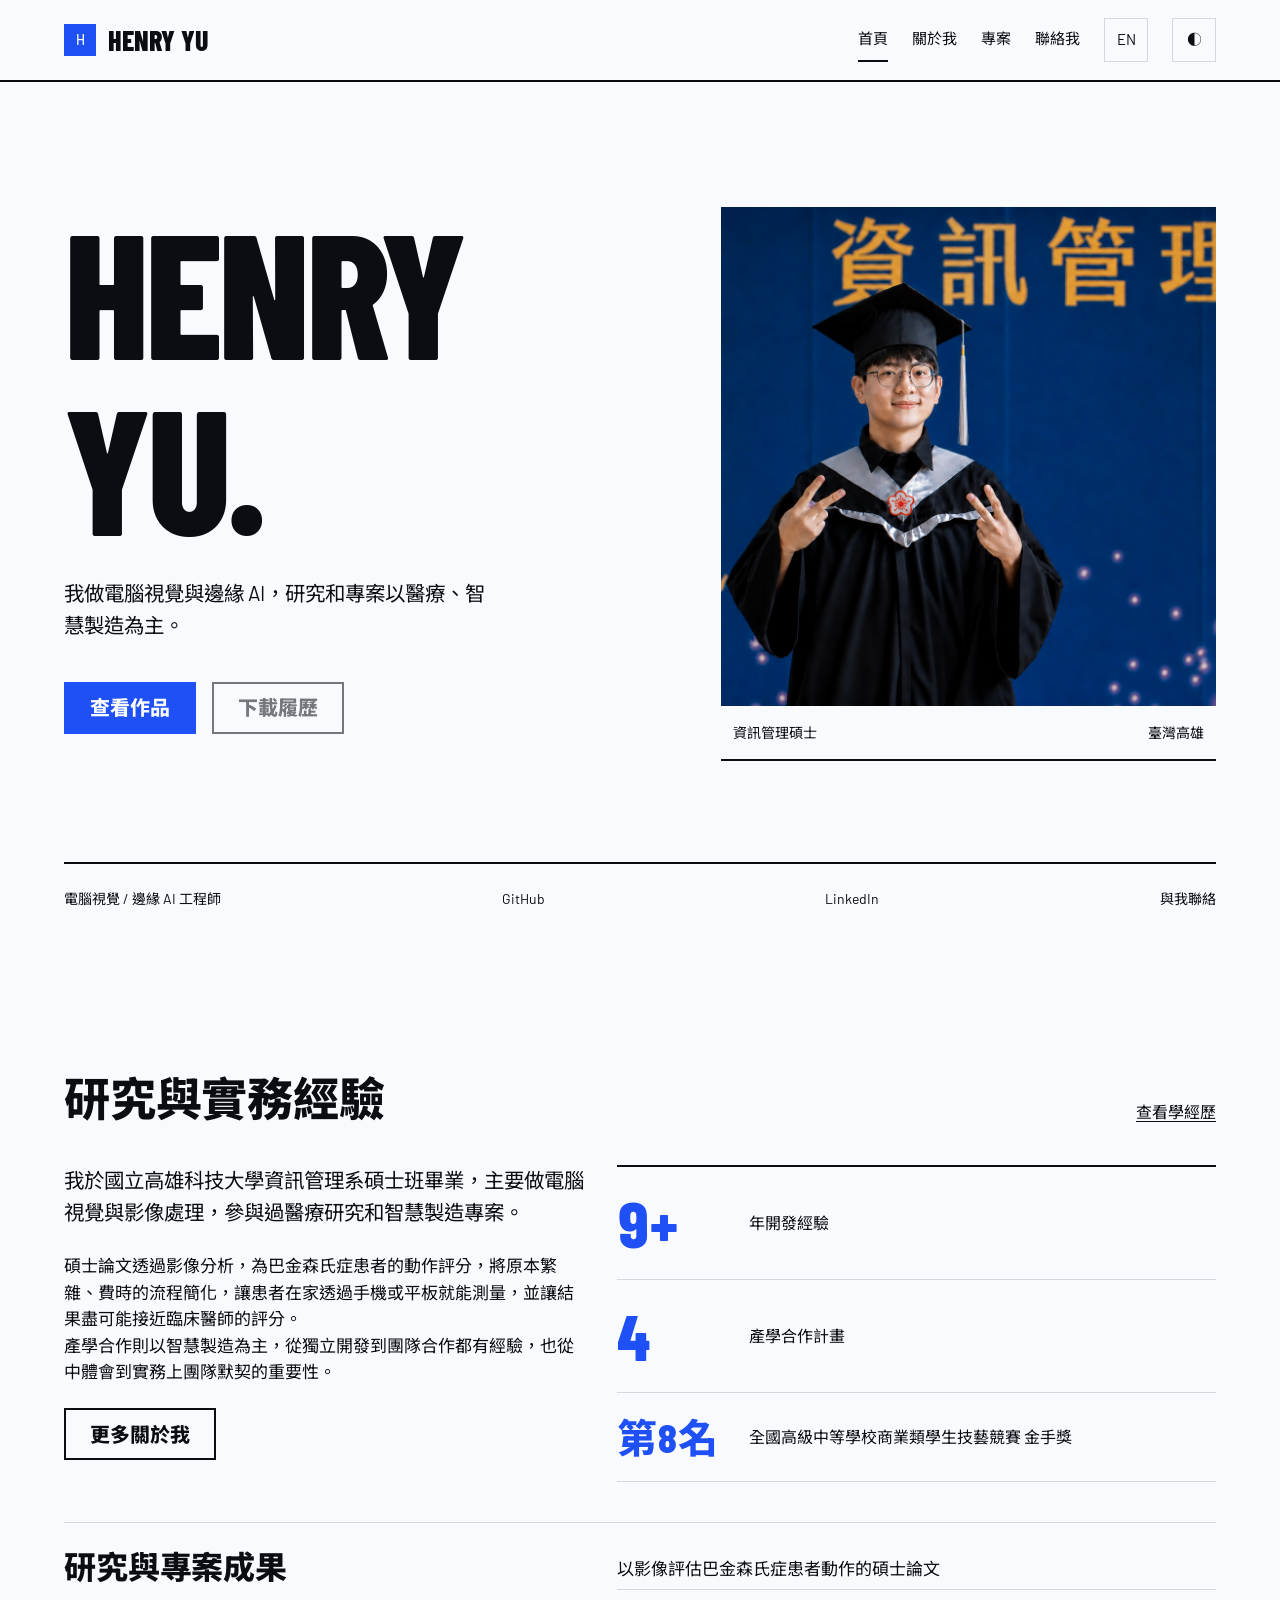
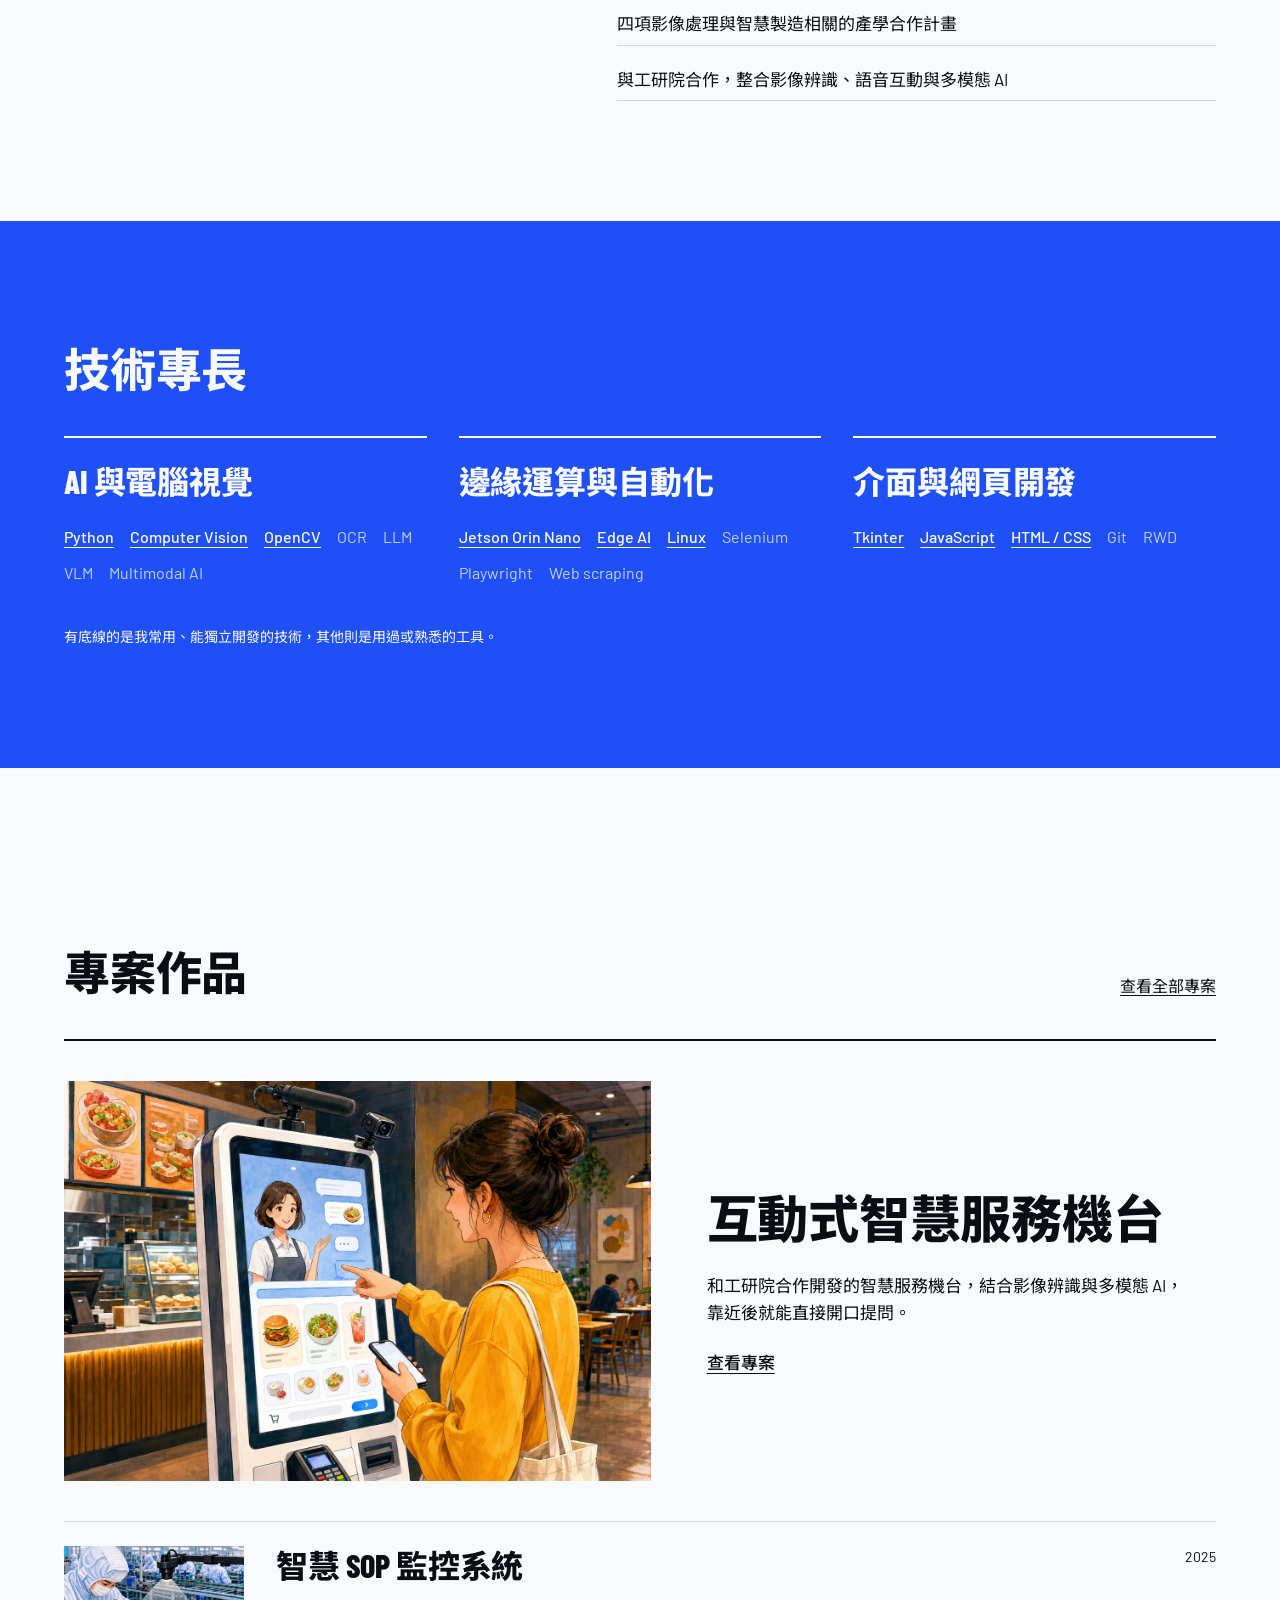
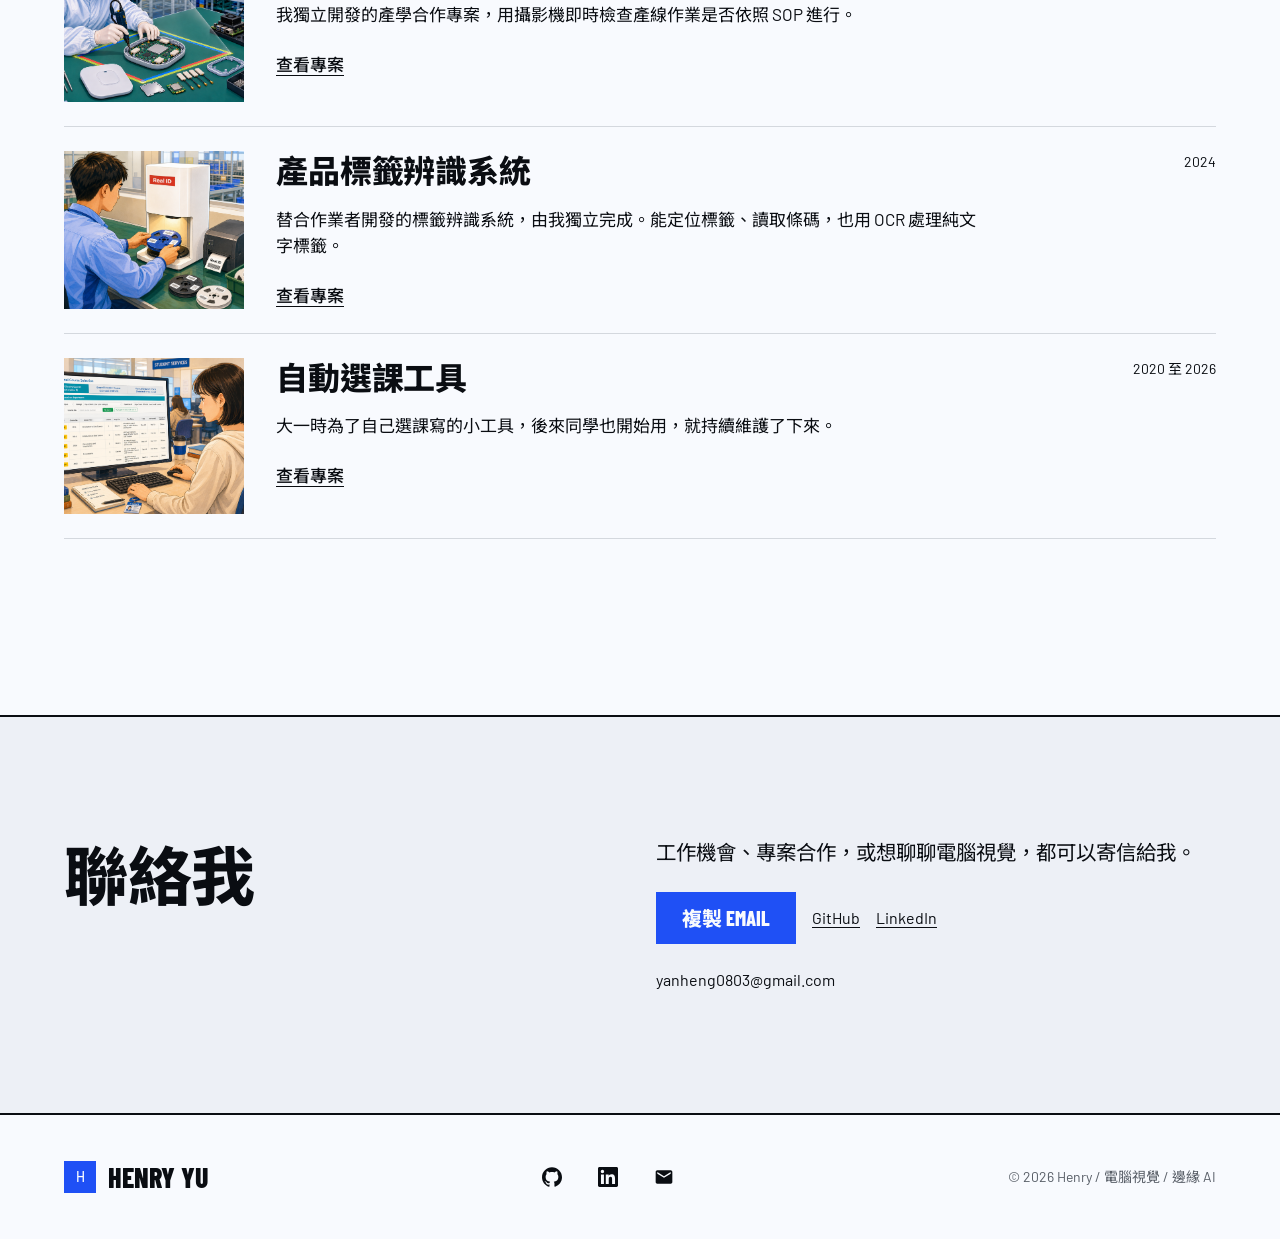
<file: index.html>
<!DOCTYPE html>
<html lang="zh-Hant" data-theme="light"><head>
<meta charset="UTF-8">
<script>
(function () {
  var root = document.documentElement;
  var theme = window.matchMedia && window.matchMedia("(prefers-color-scheme: dark)").matches ? "dark" : "light";
  var themeSource = "system";
  var language = "zh";
  try {
    var saved = localStorage.getItem("pf-theme");
    if (saved === "dark" || saved === "light") {
      theme = saved;
      themeSource = "user";
    }
    var savedLanguage = localStorage.getItem("pf-lang");
    if (savedLanguage === "en" || savedLanguage === "zh") language = savedLanguage;
  } catch (_) {}
  root.setAttribute("data-theme", theme);
  root.setAttribute("data-theme-source", themeSource);
  root.style.colorScheme = theme;
  var markupLanguage = root.lang === "en" ? "en" : "zh";
  if (markupLanguage !== language) root.setAttribute("data-language-pending", "");
  root.lang = language === "en" ? "en" : "zh-Hant";
})();
</script>
<style id="theme-paint">
:root { --color-paper: oklch(98.5% 0.005 260); }
html[data-theme="dark"] { --color-paper: oklch(17% .014 260); }
html { background: var(--color-paper); }
/* Only show a restored language after its text and dynamic content agree. */
html[data-language-pending] body { visibility: hidden; }
</style>
<meta name="viewport" content="width=device-width, initial-scale=1.0">
<meta name="description" content="Henry Yu 的個人履歷與專案作品。專注電腦視覺、Edge AI、醫療影像研究與智慧製造。">
<title>Henry Yu | Computer Vision &amp; Edge AI</title>
<link rel="preconnect" href="https://fonts.googleapis.com">
<link rel="preconnect" href="https://fonts.gstatic.com" crossorigin="">
<link href="https://fonts.googleapis.com/css2?family=Barlow+Condensed:wght@800&amp;family=Barlow:wght@400;500&amp;family=Noto+Sans+TC:wght@400;500;800&amp;display=swap" rel="stylesheet">
<link rel="stylesheet" href="assets/css/style.css">

<noscript><style>.icon-btn,#filters,#mailbtn{display:none}.nav-links{display:flex;position:static;border:0;padding:0;flex-direction:row;flex-wrap:wrap}.nav-in{flex-wrap:wrap}</style></noscript>
</head>
<body data-page="home">
<a class="skip-link" href="#main-content" data-en="Skip to content" data-zh="跳至主要內容">跳至主要內容</a>
<div class="bg-fx"></div>
<div class="progress" id="progress" style="width: 0%;"></div>

<div id="site-nav"><nav class="nav"><div class="nav-in"><a href="index.html" class="logo" aria-label="Henry Yu home"><span class="mk">H</span>Henry Yu</a><div class="nav-right"><div class="nav-links" id="nav-links"><a href="index.html" class="active" aria-current="page" data-en="Home" data-zh="首頁">首頁</a><a href="about.html" data-en="About" data-zh="關於我">關於我</a><a href="projects.html" data-en="Projects" data-zh="專案">專案</a><a href="index.html#contact" data-en="Contact" data-zh="聯絡我">聯絡我</a></div><button type="button" class="icon-btn" id="lang" aria-label="切換語言 / language" title="Switch to English">EN</button><button type="button" class="icon-btn" id="theme" aria-label="切換主題 / theme" title="亮/暗" aria-pressed="false">◐</button><button type="button" class="icon-btn burger" id="burger" aria-controls="nav-links" aria-label="選單 / menu" aria-expanded="false"><svg width="20" height="20" viewBox="0 0 24 24" fill="none" stroke="currentColor" stroke-width="1.7" aria-hidden="true"><path d="M4 6h16M4 12h16M4 18h16"></path></svg></button></div></div></nav></div>
<main id="main-content">

<!-- ===== HERO（CV 框景雜誌版） ===== -->
<header class="hero" id="home">
  <div class="wrap">
    <div class="hero-frame">
      <div class="hero-main">
        <h1 aria-label="Henry Yu"><span>Henry</span><span>Yu.</span></h1>
        <p class="tag" data-en="Computer vision and Edge AI, built for the real world." data-zh="我做電腦視覺與邊緣 AI，研究和專案以醫療、智慧製造為主。">我做電腦視覺與邊緣 AI，研究和專案以醫療、智慧製造為主。</p>
        <div class="hero-btns">
          <a href="projects.html" class="btn btn-primary" data-en="Explore my work" data-zh="查看作品">查看作品</a>
          <a href="#" class="btn btn-ghost" data-href="resume" target="_blank" rel="noopener" data-en="Download CV" data-zh="下載履歷" aria-disabled="true" title="履歷 PDF 尚未提供，請先聯絡我">下載履歷</a>
        </div>
        <p class="resume-note" id="resume-status" aria-live="polite"></p>
      </div>
      <figure class="hero-photo">
        <img class="hero-portrait" src="assets/img/me.png" width="1536" height="1024" alt="Henry Yu in his graduation gown" fetchpriority="high">
        <figcaption class="photo-cap"><span data-en="M.S., Information Management" data-zh="資訊管理碩士">資訊管理碩士</span><span data-bind="location">臺灣高雄</span></figcaption>
      </figure>
    </div>
    <div class="hero-index">
      <span class="hero-role" data-bind="role">電腦視覺 / 邊緣 AI 工程師</span>
      <a href="https://github.com/yuyan2123" data-href="github" target="_blank" rel="noopener">GitHub</a>
      <a href="https://www.linkedin.com/in/yuyan2123/" data-href="linkedin" target="_blank" rel="noopener">LinkedIn</a>
      <a href="#contact" data-en="Get in touch" data-zh="與我聯絡">與我聯絡</a>
    </div>
  </div>
</header>

<section class="wrap section-space" id="about-teaser">
<div class="section-heading"><h2 data-en="Research meets reality" data-zh="研究與實務經驗">研究與實務經驗</h2><a href="about.html" data-en="Read my story" data-zh="查看學經歷">查看學經歷</a></div>
<div class="profile-layout"><article class="profile-copy">

      <p class="big" data-en="I graduated with a master's degree in Information Management from National Kaohsiung University of Science and Technology. My main focus is computer vision and image processing, with experience in healthcare research and smart manufacturing projects." data-zh="我於國立高雄科技大學資訊管理系碩士班畢業，主要做電腦視覺與影像處理，參與過醫療研究和智慧製造專案。">我於國立高雄科技大學資訊管理系碩士班畢業，主要做電腦視覺與影像處理，參與過醫療研究和智慧製造專案。</p>
      <p data-en="My master's thesis used image analysis to score movements in people with Parkinson's disease. It simplified a complicated, time-consuming assessment so patients could complete it at home with a phone or tablet, while aiming for scores as close as possible to those given by clinicians." data-zh="碩士論文透過影像分析，為巴金森氏症患者的動作評分，將原本繁雜、費時的流程簡化，讓患者在家透過手機或平板就能測量，並讓結果盡可能接近臨床醫師的評分。">碩士論文透過影像分析，為巴金森氏症患者的動作評分，將原本繁雜、費時的流程簡化，讓患者在家透過手機或平板就能測量，並讓結果盡可能接近臨床醫師的評分。</p>
      <p data-en="My industry-academia projects mainly focused on smart manufacturing. I've worked both independently and as part of a team, and learned how much it matters for teammates to work in sync in practice." data-zh="產學合作則以智慧製造為主，從獨立開發到團隊合作都有經驗，也從中體會到實務上團隊默契的重要性。">產學合作則以智慧製造為主，從獨立開發到團隊合作都有經驗，也從中體會到實務上團隊默契的重要性。</p>
      <div class="more"><a class="btn btn-ghost" href="about.html" data-en="Read full bio" data-zh="更多關於我">更多關於我</a></div>
    </article><div class="profile-facts" id="stats"><article class="cell c-stat" data-reveal=""><span class="num">9+</span><span class="k">年開發經驗</span></article><article class="cell c-stat" data-reveal=""><span class="num">4</span><span class="k">產學合作計畫</span></article><article class="cell c-stat" data-reveal=""><span class="num rank">第8名</span><span class="k">全國高級中等學校商業類學生技藝競賽 <span style="white-space:nowrap">金手獎</span></span></article></div></div>
<aside class="current-note">

      <h3 data-en="Research and project outcomes" data-zh="研究與專案成果">研究與專案成果</h3>
      <ul>
        <li><span class="mn">›</span> <span data-en="Thesis on camera-based Parkinson’s movement assessment" data-zh="以影像評估巴金森氏症患者動作的碩士論文">以影像評估巴金森氏症患者動作的碩士論文</span></li>
        <li><span class="mn">›</span> <span data-en="Four industry-academia projects in vision and smart manufacturing" data-zh="四項影像處理與智慧製造相關的產學合作計畫">四項影像處理與智慧製造相關的產學合作計畫</span></li>
        <li><span class="mn">›</span> <span data-en="Integrated vision, voice and multimodal AI in an ITRI collaboration" data-zh="與工研院合作，整合影像辨識、語音互動與多模態 AI">與工研院合作，整合影像辨識、語音互動與多模態 AI</span></li>
      </ul>
    </aside>
</section>
<section class="skills-band" id="skills-sec"><div class="wrap">
<div class="section-heading"><h2 data-en="Tools I work with" data-zh="技術專長">技術專長</h2></div>
<div class="skill-bento" id="skills"><article class="scard"><h3>AI 與電腦視覺</h3><div class="pills"><span class="pill core">Python</span><span class="pill core">Computer Vision</span><span class="pill core">OpenCV</span><span class="pill">OCR</span><span class="pill">LLM</span><span class="pill">VLM</span><span class="pill">Multimodal AI</span></div></article><article class="scard"><h3>邊緣運算與自動化</h3><div class="pills"><span class="pill core">Jetson Orin Nano</span><span class="pill core">Edge AI</span><span class="pill core">Linux</span><span class="pill">Selenium</span><span class="pill">Playwright</span><span class="pill">Web scraping</span></div></article><article class="scard"><h3>介面與網頁開發</h3><div class="pills"><span class="pill core">Tkinter</span><span class="pill core">JavaScript</span><span class="pill core"><abbr title="HyperText Markup Language and Cascading Style Sheets">HTML / CSS</abbr></span><span class="pill">Git</span><span class="pill">RWD</span></div></article></div>
<p class="skill-note" data-en="Underlined skills are my core tools. The rest are tools I have used and can build on." data-zh="有底線的是我常用、能獨立開發的技術，其他則是用過或熟悉的工具。">有底線的是我常用、能獨立開發的技術，其他則是用過或熟悉的工具。</p>
</div></section>
<section class="wrap work-section" id="work">
<div class="section-heading"><h2 data-en="Work in the real world" data-zh="專案作品">專案作品</h2><a href="projects.html" data-en="View all projects" data-zh="查看全部專案">查看全部專案</a></div>
<div id="featured-grid"><a class="featured spot" href="project.html?id=itri-smart-kiosk"><div class="cover has-img" style="background-image:url('assets/img/itri-smart-kiosk.png');background-position:center top"></div><div class="body"><span class="ribbon">精選專案</span><h3>互動式智慧服務機台</h3><p>和工研院合作開發的智慧服務機台，結合影像辨識與多模態 AI，靠近後就能直接開口提問。</p><div class="ptags"><span>多模態 AI</span><span>電腦視覺</span><span>語音互動</span><span>邊緣 AI</span><span>產學合作</span></div><span class="plink">查看專案</span></div></a><div class="proj-grid"><a class="pcard spot" href="project.html?id=smart-sop" data-tags="Computer Vision|Edge AI|Smart manufacturing|Industry collaboration"><div class="pcover has-img" style="background-image:url('assets/img/smart-sop.png');background-position:center top"></div><div class="pbody"><div class="ptop"><h3>智慧 SOP 監控系統</h3><span class="year">2025</span></div><p>我獨立開發的產學合作專案，用攝影機即時檢查產線作業是否依照 SOP 進行。</p><div class="ptags"><span>電腦視覺</span><span>邊緣 AI</span><span>智慧製造</span><span>產學合作</span></div><span class="plink">查看專案</span></div></a><a class="pcard spot" href="project.html?id=label-inspection" data-tags="Computer Vision|Barcode recognition|Smart manufacturing|Industry collaboration"><div class="pcover has-img" style="background-image:url('assets/img/label-inspection.png')"></div><div class="pbody"><div class="ptop"><h3>產品標籤辨識系統</h3><span class="year">2024</span></div><p>替合作業者開發的標籤辨識系統，由我獨立完成。能定位標籤、讀取條碼，也用 OCR 處理純文字標籤。</p><div class="ptags"><span>電腦視覺</span><span>條碼辨識</span><span>智慧製造</span><span>產學合作</span></div><span class="plink">查看專案</span></div></a><a class="pcard spot" href="project.html?id=course-grabber" data-tags="Automation|Web scraping|Python|Side project"><div class="pcover has-img" style="background-image:url('assets/img/course-grabber.png')"></div><div class="pbody"><div class="ptop"><h3>自動選課工具</h3><span class="year">2020 至 2026</span></div><p>大一時為了自己選課寫的小工具，後來同學也開始用，就持續維護了下來。</p><div class="ptags"><span>自動化</span><span>網頁爬蟲</span><span>Python</span><span>個人專案</span></div><span class="plink">查看專案</span></div></a></div></div>
</section>
<section class="contact" id="contact"><div class="wrap"><div class="inner">
<h2 data-en="Let’s talk." data-zh="聯絡我">聯絡我</h2>
<div class="contact-body"><p data-en="For roles, collaborations, or a conversation about computer vision." data-zh="工作機會、專案合作，或想聊聊電腦視覺，都可以寄信給我。">工作機會、專案合作，或想聊聊電腦視覺，都可以寄信給我。</p>
<div class="cbtns"><a class="btn btn-primary" id="mailbtn" href="mailto:yanheng0803@gmail.com" data-href="email" data-en="Copy email" data-zh="複製 Email">複製 Email</a><a href="https://github.com/yuyan2123" data-href="github" target="_blank" rel="noopener">GitHub</a><a href="https://www.linkedin.com/in/yuyan2123/" data-href="linkedin" target="_blank" rel="noopener">LinkedIn</a></div>
<p class="copy" id="copyhint" data-bind="email" aria-live="polite">yanheng0803@gmail.com</p></div>
</div></div></section>
</main>
<div id="site-foot"><footer class="site-foot"><div class="wrap foot-in"><a href="index.html" class="logo" aria-label="Henry Yu home"><span class="mk">H</span>Henry Yu</a><div class="socials"><a href="https://github.com/yuyan2123" title="GitHub" aria-label="GitHub" target="_blank" rel="noopener"><svg viewBox="0 0 24 24" fill="currentColor" aria-hidden="true"><path d="M12 .297c-6.63 0-12 5.373-12 12 0 5.303 3.438 9.8 8.205 11.385.6.113.82-.258.82-.577 0-.285-.01-1.04-.015-2.04-3.338.724-4.042-1.61-4.042-1.61C4.422 18.07 3.633 17.7 3.633 17.7c-1.087-.744.084-.729.084-.729 1.205.084 1.838 1.236 1.838 1.236 1.07 1.835 2.809 1.305 3.495.998.108-.776.417-1.305.76-1.605-2.665-.3-5.466-1.332-5.466-5.93 0-1.31.465-2.38 1.235-3.22-.135-.303-.54-1.523.105-3.176 0 0 1.005-.322 3.3 1.23.96-.267 1.98-.399 3-.405 1.02.006 2.04.138 3 .405 2.28-1.552 3.285-1.23 3.285-1.23.645 1.653.24 2.873.12 3.176.765.84 1.23 1.91 1.23 3.22 0 4.61-2.805 5.625-5.475 5.92.42.36.81 1.096.81 2.22 0 1.606-.015 2.896-.015 3.286 0 .315.21.69.825.57C20.565 22.092 24 17.592 24 12.297c0-6.627-5.373-12-12-12"></path></svg></a><a href="https://www.linkedin.com/in/yuyan2123/" title="LinkedIn" aria-label="LinkedIn" target="_blank" rel="noopener"><svg viewBox="0 0 24 24" fill="currentColor" aria-hidden="true"><path d="M20.447 20.452h-3.554v-5.569c0-1.328-.027-3.037-1.852-3.037-1.853 0-2.136 1.445-2.136 2.939v5.667H9.351V9h3.414v1.561h.046c.477-.9 1.637-1.85 3.37-1.85 3.601 0 4.267 2.37 4.267 5.455v6.286zM5.337 7.433a2.062 2.062 0 01-2.063-2.065 2.064 2.064 0 112.063 2.065zm1.782 13.019H3.555V9h3.564v11.452zM22.225 0H1.771C.792 0 0 .774 0 1.729v20.542C0 23.227.792 24 1.771 24h20.451C23.2 24 24 23.227 24 22.271V1.729C24 .774 23.2 0 22.222 0h.003z"></path></svg></a><a href="mailto:yanheng0803@gmail.com" title="Email" aria-label="Email"><svg viewBox="0 0 24 24" fill="currentColor" aria-hidden="true"><path d="M20 4H4c-1.1 0-1.99.9-1.99 2L2 18c0 1.1.9 2 2 2h16c1.1 0 2-.9 2-2V6c0-1.1-.9-2-2-2zm0 4l-8 5-8-5V6l8 5 8-5v2z"></path></svg></a></div><span>© 2026 Henry / 電腦視覺 / 邊緣 AI</span></div></footer></div>

<script src="assets/js/data.js"></script>
<script src="assets/js/app.js"></script>




</body></html>
</file>
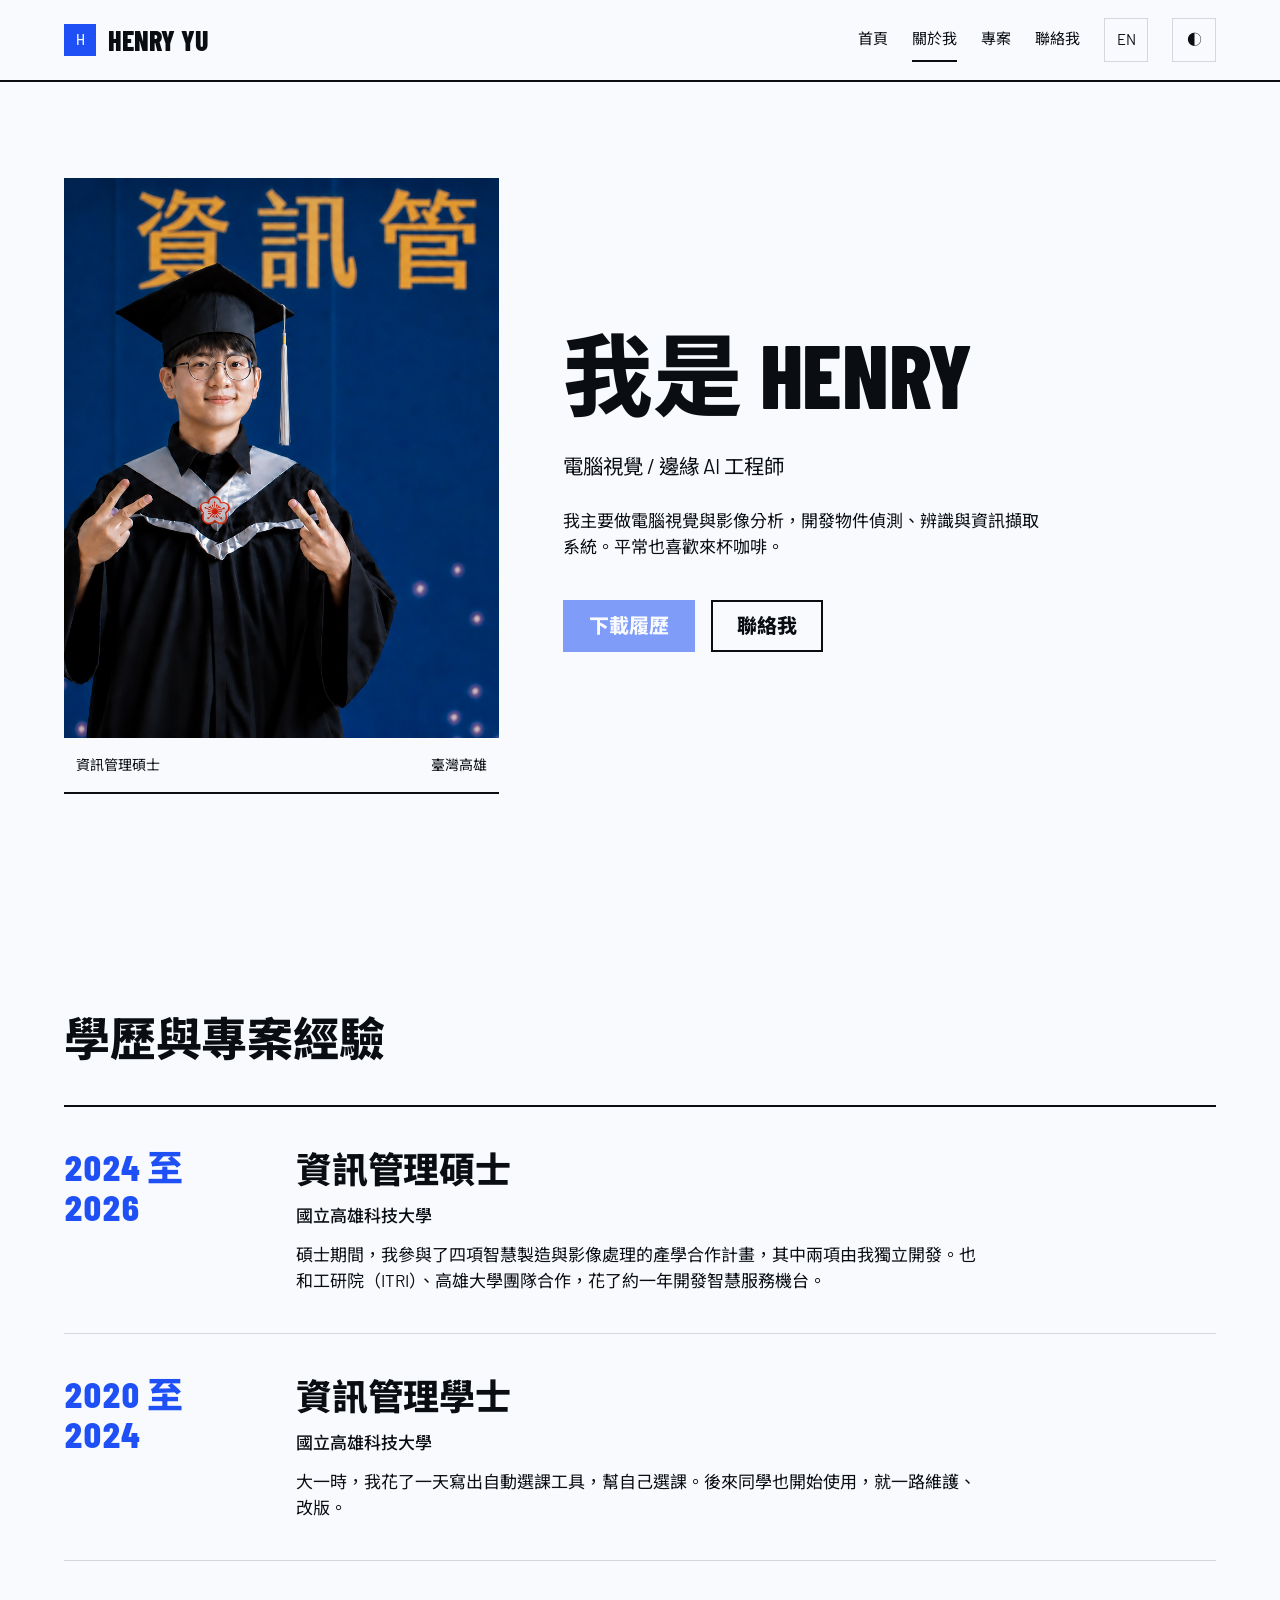
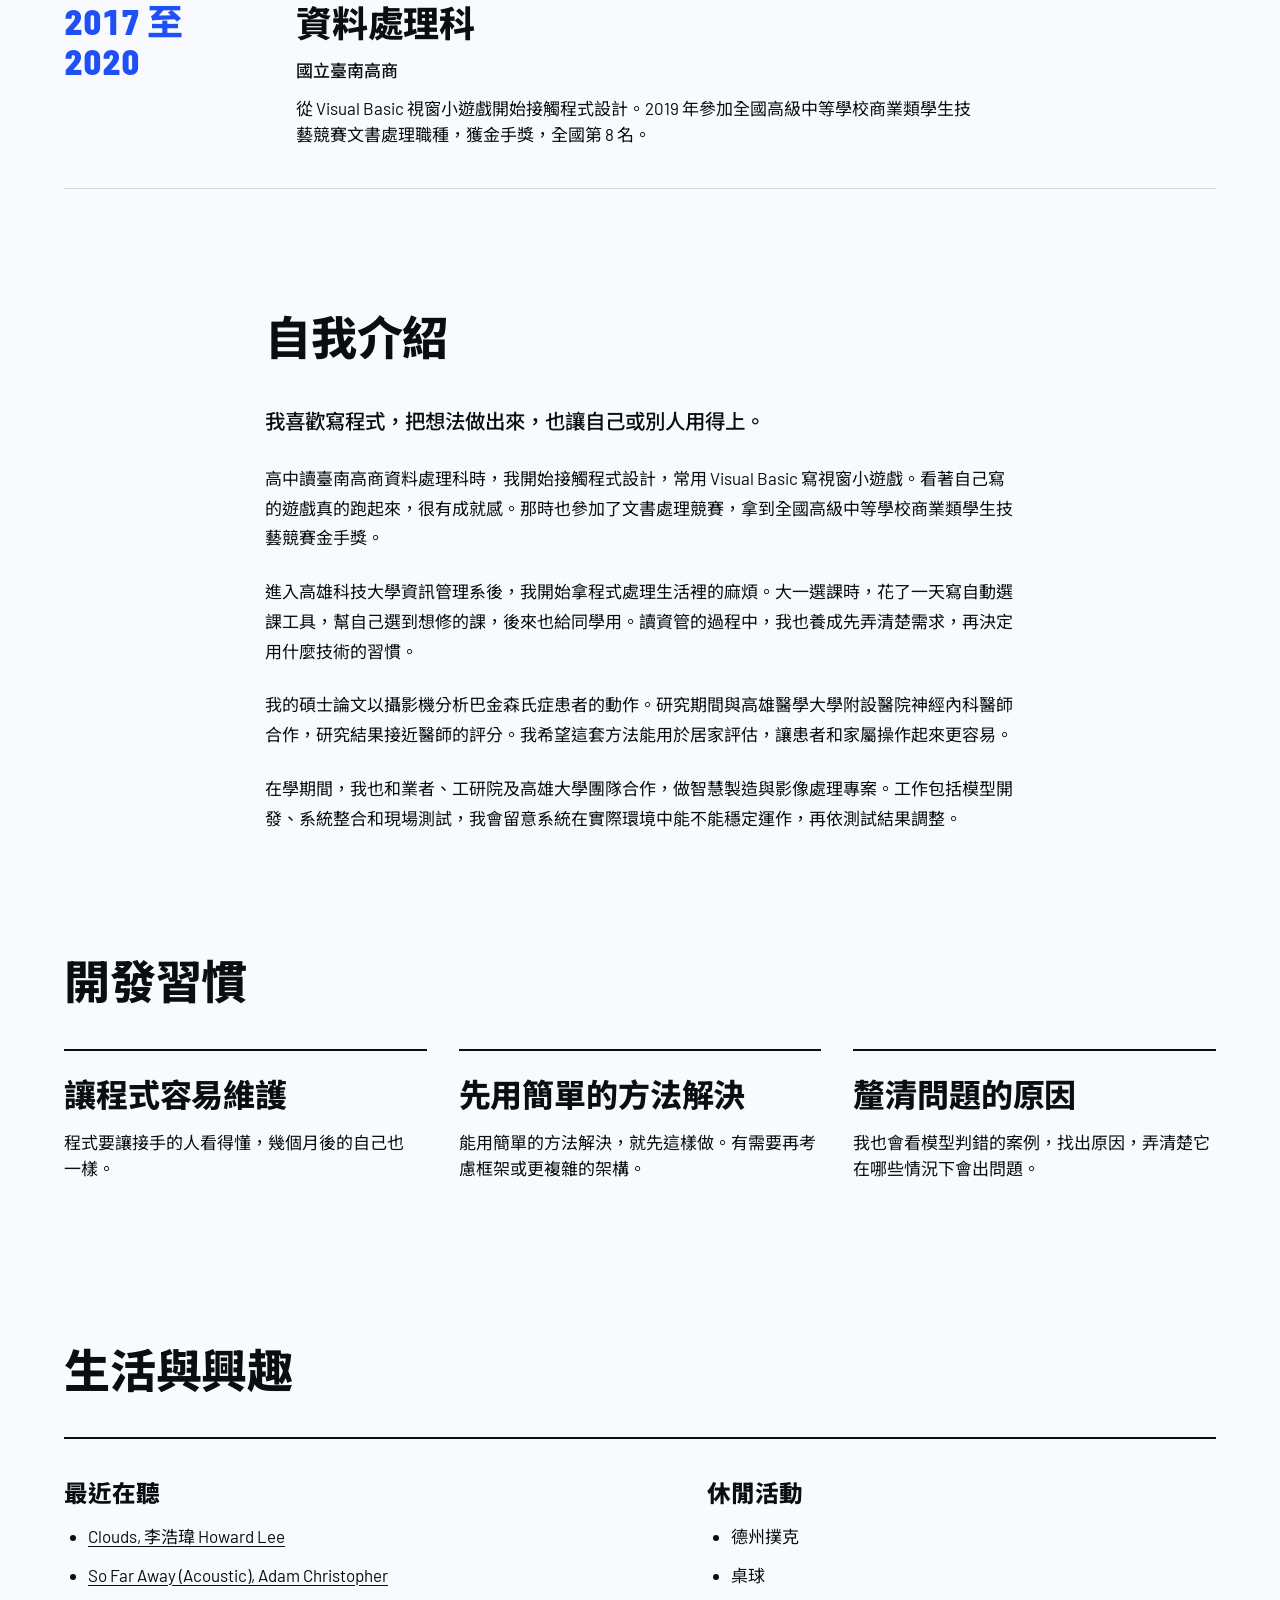
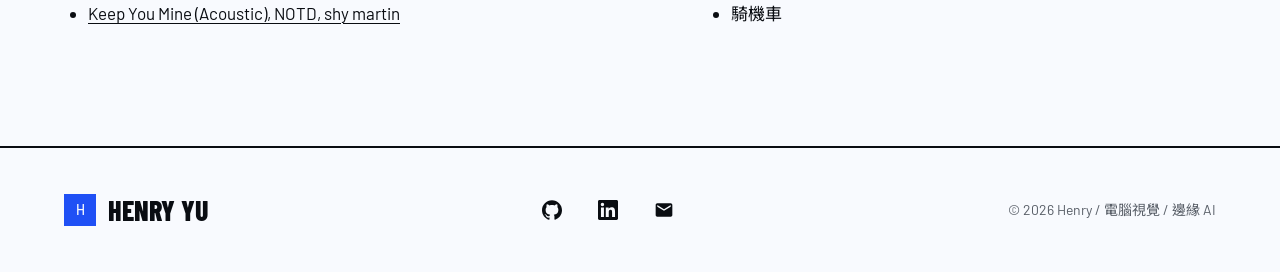
<file: about.html>
<!DOCTYPE html>
<html lang="zh-Hant" data-theme="light"><head>
<meta charset="UTF-8">
<script>
(function () {
  var root = document.documentElement;
  var theme = window.matchMedia && window.matchMedia("(prefers-color-scheme: dark)").matches ? "dark" : "light";
  var themeSource = "system";
  var language = "zh";
  try {
    var saved = localStorage.getItem("pf-theme");
    if (saved === "dark" || saved === "light") {
      theme = saved;
      themeSource = "user";
    }
    var savedLanguage = localStorage.getItem("pf-lang");
    if (savedLanguage === "en" || savedLanguage === "zh") language = savedLanguage;
  } catch (_) {}
  root.setAttribute("data-theme", theme);
  root.setAttribute("data-theme-source", themeSource);
  root.style.colorScheme = theme;
  var markupLanguage = root.lang === "en" ? "en" : "zh";
  if (markupLanguage !== language) root.setAttribute("data-language-pending", "");
  root.lang = language === "en" ? "en" : "zh-Hant";
})();
</script>
<style id="theme-paint">
:root { --color-paper: oklch(98.5% 0.005 260); }
html[data-theme="dark"] { --color-paper: oklch(17% .014 260); }
html { background: var(--color-paper); }
/* Only show a restored language after its text and dynamic content agree. */
html[data-language-pending] body { visibility: hidden; }
</style>
<meta name="viewport" content="width=device-width, initial-scale=1.0">
<meta name="description" content="Henry Yu 的個人履歷與專案作品。專注電腦視覺、Edge AI、醫療影像研究與智慧製造。">
<title>關於 Henry Yu | 經歷與研究</title>
<link rel="preconnect" href="https://fonts.googleapis.com">
<link rel="preconnect" href="https://fonts.gstatic.com" crossorigin="">
<link href="https://fonts.googleapis.com/css2?family=Barlow+Condensed:wght@800&amp;family=Barlow:wght@400;500&amp;family=Noto+Sans+TC:wght@400;500;800&amp;display=swap" rel="stylesheet">
<link rel="stylesheet" href="assets/css/style.css">

<noscript><style>.icon-btn,#filters,#mailbtn{display:none}.nav-links{display:flex;position:static;border:0;padding:0;flex-direction:row;flex-wrap:wrap}.nav-in{flex-wrap:wrap}</style></noscript>
</head>
<body data-page="about">
<a class="skip-link" href="#main-content" data-en="Skip to content" data-zh="跳至主要內容">跳至主要內容</a>
<div class="bg-fx"></div>
<div class="progress" id="progress" style="width: 0%;"></div>

<div id="site-nav"><nav class="nav"><div class="nav-in"><a href="index.html" class="logo" aria-label="Henry Yu home"><span class="mk">H</span>Henry Yu</a><div class="nav-right"><div class="nav-links" id="nav-links"><a href="index.html" data-en="Home" data-zh="首頁">首頁</a><a href="about.html" class="active" aria-current="page" data-en="About" data-zh="關於我">關於我</a><a href="projects.html" data-en="Projects" data-zh="專案">專案</a><a href="index.html#contact" data-en="Contact" data-zh="聯絡我">聯絡我</a></div><button type="button" class="icon-btn" id="lang" aria-label="切換語言 / language" title="Switch to English">EN</button><button type="button" class="icon-btn" id="theme" aria-label="切換主題 / theme" title="亮/暗" aria-pressed="false">◐</button><button type="button" class="icon-btn burger" id="burger" aria-controls="nav-links" aria-label="選單 / menu" aria-expanded="false"><svg width="20" height="20" viewBox="0 0 24 24" fill="none" stroke="currentColor" stroke-width="1.7" aria-hidden="true"><path d="M4 6h16M4 12h16M4 18h16"></path></svg></button></div></div></nav></div>
<main id="main-content">

<!-- ===== 頁首 + 照片 ===== -->
<section class="wrap about-hero">
  <div class="photo hero-photo in" data-reveal="">
    <img class="hero-portrait" src="assets/img/me.png" width="1536" height="1024" alt="Henry Yu">
    <span class="photo-blend" aria-hidden="true"></span>
    <span class="photo-grid" aria-hidden="true"></span>
    <span class="photo-frame" aria-hidden="true"></span>
    <span class="photo-scrim" aria-hidden="true"></span>
    <span class="photo-tag">Subject, H.Yu</span>
    <span class="photo-cap">
      <span data-en="M.S., Information Management" data-zh="資訊管理碩士">資訊管理碩士</span>
      <span class="photo-loc" data-bind="location">臺灣高雄</span>
    </span>
  </div>
  <div data-reveal="" class="in">

    <h1><span data-en="I’m" data-zh="我是">我是</span> <span data-bind="name">Henry</span></h1>
    <p class="role" data-bind="role">電腦視覺 / 邊緣 AI 工程師</p>
    <p class="tag" data-bind="tagline">我主要做電腦視覺與影像分析，開發物件偵測、辨識與資訊擷取系統。平常也喜歡來杯咖啡。</p>
    <div class="hero-btns">
      <a class="btn btn-primary" data-href="resume" target="_blank" rel="noopener" data-en="Download CV" data-zh="下載履歷" href="#" aria-disabled="true" title="履歷 PDF 尚未提供，請先聯絡我">下載履歷</a>
      <a class="btn btn-ghost" href="index.html#contact" data-en="Contact me" data-zh="聯絡我">聯絡我</a>
    </div>
  </div>
</section>

<!-- ===== 經歷時間軸 ===== -->
<section class="wrap section-space">
  <div class="sec-numbered" data-reveal="">
    <div class="top"><h2 data-en="Experience" data-zh="學歷與專案經驗">學歷與專案經驗</h2></div>
  </div>
  <div class="timeline" data-reveal="">
    <div class="tl-item">
      <div class="when" data-en="2024 to 2026" data-zh="2024 至 2026">2024 至 2026</div>
      <h3 data-en="M.S. in Information Management" data-zh="資訊管理碩士">資訊管理碩士</h3>
      <div class="where" data-en="National Kaohsiung University of Science and Technology" data-zh="國立高雄科技大學">國立高雄科技大學</div>
      <p data-en="During my master’s studies, I worked on four industry-academia projects in smart manufacturing and image processing. I independently developed two projects for a manufacturing partner and worked on a year-long kiosk project with ITRI and National University of Kaohsiung." data-zh="碩士期間，我參與了四項智慧製造與影像處理的產學合作計畫，其中兩項由我獨立開發。也和工研院（ITRI）、高雄大學團隊合作，花了約一年開發智慧服務機台。">碩士期間，我參與了四項智慧製造與影像處理的產學合作計畫，其中兩項由我獨立開發。也和工研院（ITRI）、高雄大學團隊合作，花了約一年開發智慧服務機台。</p>
    </div>
    <div class="tl-item">
      <div class="when" data-en="2020 to 2024" data-zh="2020 至 2024">2020 至 2024</div>
      <h3 data-en="B.S. in Information Management" data-zh="資訊管理學士">資訊管理學士</h3>
      <div class="where" data-en="National Kaohsiung University of Science and Technology" data-zh="國立高雄科技大學">國立高雄科技大學</div>
      <p data-en="In my first year, I spent a single day building a course-registration bot on my own, and packed my entire class schedule with it." data-zh="大一時，我花了一天寫出自動選課工具，幫自己選課。後來同學也開始使用，就一路維護、改版。">大一時，我花了一天寫出自動選課工具，幫自己選課。後來同學也開始使用，就一路維護、改版。</p>
    </div>
    <div class="tl-item">
      <div class="when" data-en="2017 to 2020" data-zh="2017 至 2020">2017 至 2020</div>
      <h3 data-en="Data Processing Track" data-zh="資料處理科">資料處理科</h3>
      <div class="where" data-en="Tainan Commercial Senior High School" data-zh="國立臺南高商">國立臺南高商</div>
      <p data-en="After my first encounter with computers, I spent much of my time building little Windows games in Visual Basic. In 2019 I competed in the National High School Commercial Skills Competition (Word Processing) and won the Gold Hand Award, placing 8th nationwide." data-zh="從 Visual Basic 視窗小遊戲開始接觸程式設計。2019 年參加全國高級中等學校商業類學生技藝競賽文書處理職種，獲金手獎，全國第 8 名。">從 Visual Basic 視窗小遊戲開始接觸程式設計。2019 年參加全國高級中等學校商業類學生技藝競賽文書處理職種，獲金手獎，全國第 8 名。</p>
    </div>
  </div>
</section>

<!-- ===== 自我介紹 ===== -->
<section class="wrap section-space about-story">
  <div class="sec-quiet" data-reveal="">
    <h2 data-en="My story" data-zh="自我介紹">自我介紹</h2>
  </div>
  <div data-reveal="">
    <div class="prose" data-block="en" hidden="">
      <p class="lead-line">For me, the best part of programming is taking a vague idea and turning it, step by step, into something that actually runs, gets used, and solves a real problem.</p>
      <p>My relationship with computers started in the Data Processing track at Tainan Commercial Senior High. Writing my first programs there, little Windows games in Visual Basic, hooked me: watching an idea in my head become something moving on screen was the reason I couldn’t stop. Around the same time, word processing earned me a Gold Hand Award at the National High School Commercial Skills Competition.</p>
      <p>Studying Information Management at National Kaohsiung University of Science and Technology, I started pushing that curiosity toward real problems. The moment I remember most was my first year: I spent a single day writing a course-registration bot and packed my whole schedule with it, the first time I felt that code could directly change my own life. An IM background also trained me to keep one eye on the technology and one on the actual need, instead of just heads-down coding.</p>
      <p>My master’s thesis focused on camera-based movement assessment for Parkinson’s disease. During the research, I worked with neurologists at Kaohsiung Medical University Hospital, and the results came close to their scoring. The work explored how an ordinary camera could support objective assessment, with home use as a research goal.</p>
      <p>During my studies, I worked on industry-academia projects in smart manufacturing and image processing with companies, ITRI and National University of Kaohsiung. These collaborations gave me experience in model development, system integration and on-site testing. I continue to value systems that work reliably in practice, beyond a polished demonstration.</p>
    </div>
    <div class="prose" data-block="zh">
      <p class="lead-line">我喜歡寫程式，把想法做出來，也讓自己或別人用得上。</p>
      <p>高中讀臺南高商資料處理科時，我開始接觸程式設計，常用 Visual Basic 寫視窗小遊戲。看著自己寫的遊戲真的跑起來，很有成就感。那時也參加了文書處理競賽，拿到全國高級中等學校商業類學生技藝競賽金手獎。</p>
      <p>進入高雄科技大學資訊管理系後，我開始拿程式處理生活裡的麻煩。大一選課時，花了一天寫自動選課工具，幫自己選到想修的課，後來也給同學用。讀資管的過程中，我也養成先弄清楚需求，再決定用什麼技術的習慣。</p>
      <p>我的碩士論文以攝影機分析巴金森氏症患者的動作。研究期間與高雄醫學大學附設醫院神經內科醫師合作，研究結果接近醫師的評分。我希望這套方法能用於居家評估，讓患者和家屬操作起來更容易。</p>
      <p>在學期間，我也和業者、工研院及高雄大學團隊合作，做智慧製造與影像處理專案。工作包括模型開發、系統整合和現場測試，我會留意系統在實際環境中能不能穩定運作，再依測試結果調整。</p>
    </div>
  </div>
</section>

<!-- ===== 價值觀 ===== -->
<section class="wrap section-space">
  <div class="sec-split" data-reveal="">

    <div>
      <h2 data-en="What I believe" data-zh="開發習慣">開發習慣</h2>
    </div>
  </div>
  <div class="values">
    <article class="vcard" data-reveal="">

      <h3 data-en="Write for the next person" data-zh="讓程式容易維護">讓程式容易維護</h3>
      <p data-en="Nine out of ten readers of your code are future maintainers, including you in three months. Readability first." data-zh="程式要讓接手的人看得懂，幾個月後的自己也一樣。">程式要讓接手的人看得懂，幾個月後的自己也一樣。</p>
    </article>
    <article class="vcard" data-reveal="">

      <h3 data-en="Simple before clever" data-zh="先用簡單的方法解決">先用簡單的方法解決</h3>
      <p data-en="If one function solves it, don’t reach for a framework first. Spend complexity where it counts." data-zh="能用簡單的方法解決，就先這樣做。有需要再考慮框架或更複雜的架構。">能用簡單的方法解決，就先這樣做。有需要再考慮框架或更複雜的架構。</p>
    </article>
    <article class="vcard" data-reveal="">

      <h3 data-en="Know why it fails" data-zh="釐清問題的原因">釐清問題的原因</h3>
      <p data-en="A model that’s right by luck will fail by surprise. I care about the cases it gets wrong as much as the ones it gets right." data-zh="我也會看模型判錯的案例，找出原因，弄清楚它在哪些情況下會出問題。">我也會看模型判錯的案例，找出原因，弄清楚它在哪些情況下會出問題。</p>
    </article>
  </div>
</section>

<!-- ===== 生活與興趣 ===== -->
<aside class="wrap section-space offscreen">
  <div class="sec-quiet" data-reveal="">
    <h2 data-en="Off screen" data-zh="生活與興趣">生活與興趣</h2>
  </div>
  <div class="mini-cols" data-reveal="">
    <article class="cell c-side">
      <span class="en" data-en="Listening" data-zh="音樂">音樂</span>
      <h3 data-en="On repeat" data-zh="最近在聽">最近在聽</h3>
      <ul>
        <li><a href="https://open.spotify.com/track/4tib3tkIn1FN3WQw2RMdAi" target="_blank" rel="noopener">Clouds, 李浩瑋 Howard Lee</a></li>
        <li><a href="https://open.spotify.com/track/2sYFi9xVSZ56WHKSY2fN1K" target="_blank" rel="noopener">So Far Away (Acoustic), Adam Christopher</a></li>
        <li><a href="https://open.spotify.com/track/0Rp4jmwBigtBymrPsMCt3G" target="_blank" rel="noopener">Keep You Mine (Acoustic), NOTD, shy martin</a></li>
      </ul>
    </article>
    <article class="cell c-side">
      <span class="en" data-en="Hobbies" data-zh="興趣">興趣</span>
      <h3 data-en="When I’m not coding" data-zh="休閒活動">休閒活動</h3>
      <ul>
        <li><span data-en="Texas hold'em" data-zh="德州撲克">德州撲克</span></li>
        <li><span data-en="Table tennis" data-zh="桌球">桌球</span></li>
        <li><span data-en="Riding my motorbike" data-zh="騎機車">騎機車</span></li>
      </ul>
    </article>
  </div>
</aside>

</main>
<div id="site-foot"><footer class="site-foot"><div class="wrap foot-in"><a href="index.html" class="logo" aria-label="Henry Yu home"><span class="mk">H</span>Henry Yu</a><div class="socials"><a href="https://github.com/yuyan2123" title="GitHub" aria-label="GitHub" target="_blank" rel="noopener"><svg viewBox="0 0 24 24" fill="currentColor" aria-hidden="true"><path d="M12 .297c-6.63 0-12 5.373-12 12 0 5.303 3.438 9.8 8.205 11.385.6.113.82-.258.82-.577 0-.285-.01-1.04-.015-2.04-3.338.724-4.042-1.61-4.042-1.61C4.422 18.07 3.633 17.7 3.633 17.7c-1.087-.744.084-.729.084-.729 1.205.084 1.838 1.236 1.838 1.236 1.07 1.835 2.809 1.305 3.495.998.108-.776.417-1.305.76-1.605-2.665-.3-5.466-1.332-5.466-5.93 0-1.31.465-2.38 1.235-3.22-.135-.303-.54-1.523.105-3.176 0 0 1.005-.322 3.3 1.23.96-.267 1.98-.399 3-.405 1.02.006 2.04.138 3 .405 2.28-1.552 3.285-1.23 3.285-1.23.645 1.653.24 2.873.12 3.176.765.84 1.23 1.91 1.23 3.22 0 4.61-2.805 5.625-5.475 5.92.42.36.81 1.096.81 2.22 0 1.606-.015 2.896-.015 3.286 0 .315.21.69.825.57C20.565 22.092 24 17.592 24 12.297c0-6.627-5.373-12-12-12"></path></svg></a><a href="https://www.linkedin.com/in/yuyan2123/" title="LinkedIn" aria-label="LinkedIn" target="_blank" rel="noopener"><svg viewBox="0 0 24 24" fill="currentColor" aria-hidden="true"><path d="M20.447 20.452h-3.554v-5.569c0-1.328-.027-3.037-1.852-3.037-1.853 0-2.136 1.445-2.136 2.939v5.667H9.351V9h3.414v1.561h.046c.477-.9 1.637-1.85 3.37-1.85 3.601 0 4.267 2.37 4.267 5.455v6.286zM5.337 7.433a2.062 2.062 0 01-2.063-2.065 2.064 2.064 0 112.063 2.065zm1.782 13.019H3.555V9h3.564v11.452zM22.225 0H1.771C.792 0 0 .774 0 1.729v20.542C0 23.227.792 24 1.771 24h20.451C23.2 24 24 23.227 24 22.271V1.729C24 .774 23.2 0 22.222 0h.003z"></path></svg></a><a href="mailto:yanheng0803@gmail.com" title="Email" aria-label="Email"><svg viewBox="0 0 24 24" fill="currentColor" aria-hidden="true"><path d="M20 4H4c-1.1 0-1.99.9-1.99 2L2 18c0 1.1.9 2 2 2h16c1.1 0 2-.9 2-2V6c0-1.1-.9-2-2-2zm0 4l-8 5-8-5V6l8 5 8-5v2z"></path></svg></a></div><span>© 2026 Henry / 電腦視覺 / 邊緣 AI</span></div></footer></div>

<script src="assets/js/data.js"></script>
<script src="assets/js/app.js"></script>




</body></html>
</file>
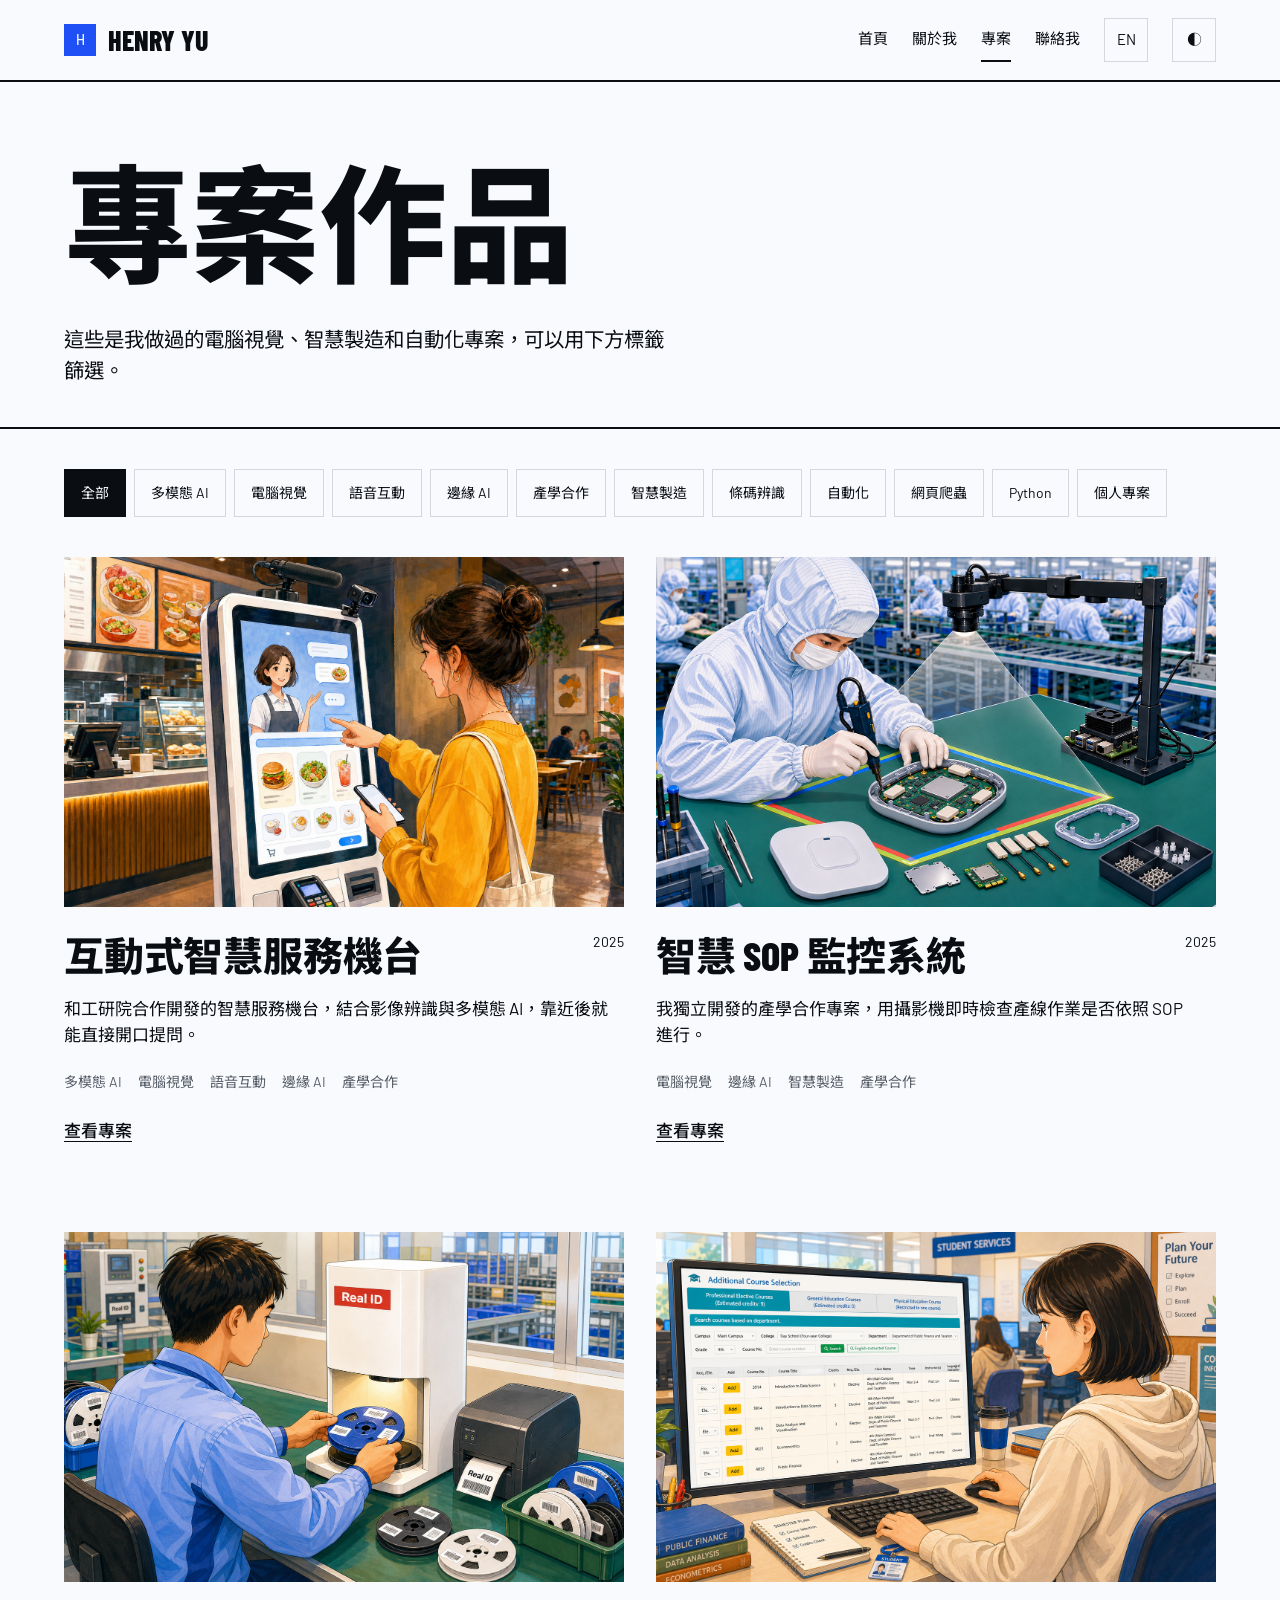
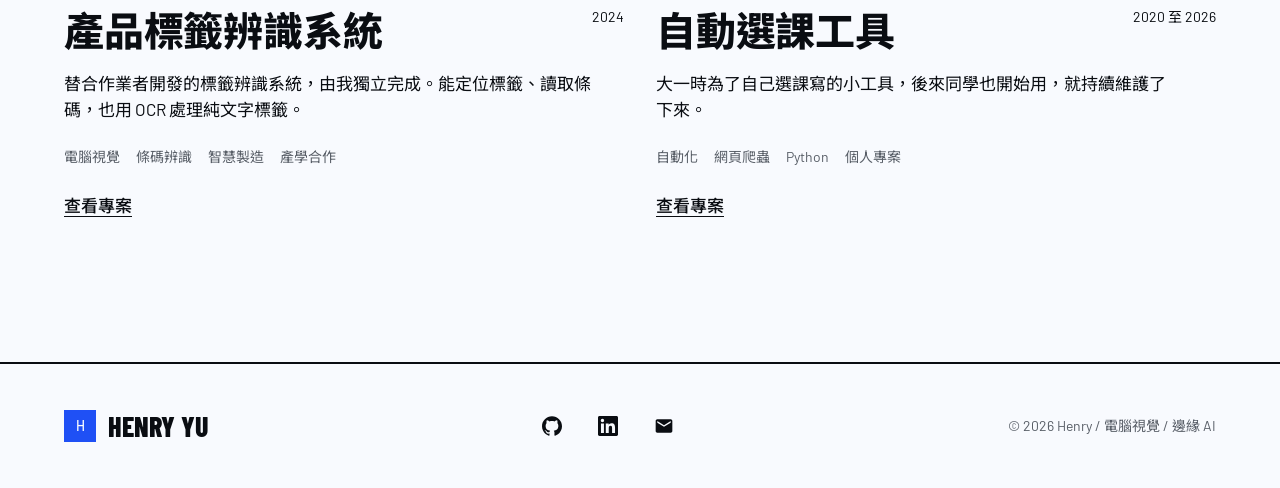
<file: projects.html>
<!DOCTYPE html>
<html lang="zh-Hant" data-theme="light"><head>
<meta charset="UTF-8">
<script>
(function () {
  var root = document.documentElement;
  var theme = window.matchMedia && window.matchMedia("(prefers-color-scheme: dark)").matches ? "dark" : "light";
  var themeSource = "system";
  var language = "zh";
  try {
    var saved = localStorage.getItem("pf-theme");
    if (saved === "dark" || saved === "light") {
      theme = saved;
      themeSource = "user";
    }
    var savedLanguage = localStorage.getItem("pf-lang");
    if (savedLanguage === "en" || savedLanguage === "zh") language = savedLanguage;
  } catch (_) {}
  root.setAttribute("data-theme", theme);
  root.setAttribute("data-theme-source", themeSource);
  root.style.colorScheme = theme;
  var markupLanguage = root.lang === "en" ? "en" : "zh";
  if (markupLanguage !== language) root.setAttribute("data-language-pending", "");
  root.lang = language === "en" ? "en" : "zh-Hant";
})();
</script>
<style id="theme-paint">
:root { --color-paper: oklch(98.5% 0.005 260); }
html[data-theme="dark"] { --color-paper: oklch(17% .014 260); }
html { background: var(--color-paper); }
/* Only show a restored language after its text and dynamic content agree. */
html[data-language-pending] body { visibility: hidden; }
</style>
<meta name="viewport" content="width=device-width, initial-scale=1.0">
<meta name="description" content="Henry Yu 的個人履歷與專案作品。專注電腦視覺、Edge AI、醫療影像研究與智慧製造。">
<title>Henry Yu | 專案作品</title>
<link rel="preconnect" href="https://fonts.googleapis.com">
<link rel="preconnect" href="https://fonts.gstatic.com" crossorigin="">
<link href="https://fonts.googleapis.com/css2?family=Barlow+Condensed:wght@800&amp;family=Barlow:wght@400;500&amp;family=Noto+Sans+TC:wght@400;500;800&amp;display=swap" rel="stylesheet">
<link rel="stylesheet" href="assets/css/style.css">

<noscript><style>.icon-btn,#filters,#mailbtn{display:none}.nav-links{display:flex;position:static;border:0;padding:0;flex-direction:row;flex-wrap:wrap}.nav-in{flex-wrap:wrap}</style></noscript>
</head>
<body data-page="projects">
<a class="skip-link" href="#main-content" data-en="Skip to content" data-zh="跳至主要內容">跳至主要內容</a>
<div class="bg-fx"></div>
<div class="progress" id="progress" style="width: 0%;"></div>

<div id="site-nav"><nav class="nav"><div class="nav-in"><a href="index.html" class="logo" aria-label="Henry Yu home"><span class="mk">H</span>Henry Yu</a><div class="nav-right"><div class="nav-links" id="nav-links"><a href="index.html" data-en="Home" data-zh="首頁">首頁</a><a href="about.html" data-en="About" data-zh="關於我">關於我</a><a href="projects.html" class="active" aria-current="page" data-en="Projects" data-zh="專案">專案</a><a href="index.html#contact" data-en="Contact" data-zh="聯絡我">聯絡我</a></div><button type="button" class="icon-btn" id="lang" aria-label="切換語言 / language" title="Switch to English">EN</button><button type="button" class="icon-btn" id="theme" aria-label="切換主題 / theme" title="亮/暗" aria-pressed="false">◐</button><button type="button" class="icon-btn burger" id="burger" aria-controls="nav-links" aria-label="選單 / menu" aria-expanded="false"><svg width="20" height="20" viewBox="0 0 24 24" fill="none" stroke="currentColor" stroke-width="1.7" aria-hidden="true"><path d="M4 6h16M4 12h16M4 18h16"></path></svg></button></div></div></nav></div>
<main id="main-content">

<section class="wrap page-head">

  <h1 data-en="Projects" data-zh="專案作品">專案作品</h1>
  <p data-en="Vision systems, industry collaborations, and automation tools. Filter by specialty." data-zh="這些是我做過的電腦視覺、智慧製造和自動化專案，可以用下方標籤篩選。">這些是我做過的電腦視覺、智慧製造和自動化專案，可以用下方標籤篩選。</p>
</section>

<section class="wrap section-space">
  <div class="filters in" id="filters" data-reveal=""><button type="button" class="fchip on" data-f="*" aria-pressed="true">全部</button><button type="button" class="fchip" aria-pressed="false" data-f="Multimodal AI">多模態 AI</button><button type="button" class="fchip" aria-pressed="false" data-f="Computer Vision">電腦視覺</button><button type="button" class="fchip" aria-pressed="false" data-f="Voice">語音互動</button><button type="button" class="fchip" aria-pressed="false" data-f="Edge AI">邊緣 AI</button><button type="button" class="fchip" aria-pressed="false" data-f="Industry collaboration">產學合作</button><button type="button" class="fchip" aria-pressed="false" data-f="Smart manufacturing">智慧製造</button><button type="button" class="fchip" aria-pressed="false" data-f="Barcode recognition">條碼辨識</button><button type="button" class="fchip" aria-pressed="false" data-f="Automation">自動化</button><button type="button" class="fchip" aria-pressed="false" data-f="Web scraping">網頁爬蟲</button><button type="button" class="fchip" aria-pressed="false" data-f="Python">Python</button><button type="button" class="fchip" aria-pressed="false" data-f="Side project">個人專案</button></div>
  <div id="all-projects" data-reveal=""><div class="proj-grid"><a class="pcard spot" href="project.html?id=itri-smart-kiosk" data-tags="Multimodal AI|Computer Vision|Voice|Edge AI|Industry collaboration"><div class="pcover has-img" style="background-image:url('assets/img/itri-smart-kiosk.png');background-position:center top"></div><div class="pbody"><div class="ptop"><h2>互動式智慧服務機台</h2><span class="year">2025</span></div><p>和工研院合作開發的智慧服務機台，結合影像辨識與多模態 AI，靠近後就能直接開口提問。</p><div class="ptags"><span>多模態 AI</span><span>電腦視覺</span><span>語音互動</span><span>邊緣 AI</span><span>產學合作</span></div><span class="plink">查看專案</span></div></a><a class="pcard spot" href="project.html?id=smart-sop" data-tags="Computer Vision|Edge AI|Smart manufacturing|Industry collaboration"><div class="pcover has-img" style="background-image:url('assets/img/smart-sop.png');background-position:center top"></div><div class="pbody"><div class="ptop"><h2>智慧 SOP 監控系統</h2><span class="year">2025</span></div><p>我獨立開發的產學合作專案，用攝影機即時檢查產線作業是否依照 SOP 進行。</p><div class="ptags"><span>電腦視覺</span><span>邊緣 AI</span><span>智慧製造</span><span>產學合作</span></div><span class="plink">查看專案</span></div></a><a class="pcard spot" href="project.html?id=label-inspection" data-tags="Computer Vision|Barcode recognition|Smart manufacturing|Industry collaboration"><div class="pcover has-img" style="background-image:url('assets/img/label-inspection.png')"></div><div class="pbody"><div class="ptop"><h2>產品標籤辨識系統</h2><span class="year">2024</span></div><p>替合作業者開發的標籤辨識系統，由我獨立完成。能定位標籤、讀取條碼，也用 OCR 處理純文字標籤。</p><div class="ptags"><span>電腦視覺</span><span>條碼辨識</span><span>智慧製造</span><span>產學合作</span></div><span class="plink">查看專案</span></div></a><a class="pcard spot" href="project.html?id=course-grabber" data-tags="Automation|Web scraping|Python|Side project"><div class="pcover has-img" style="background-image:url('assets/img/course-grabber.png')"></div><div class="pbody"><div class="ptop"><h2>自動選課工具</h2><span class="year">2020 至 2026</span></div><p>大一時為了自己選課寫的小工具，後來同學也開始用，就持續維護了下來。</p><div class="ptags"><span>自動化</span><span>網頁爬蟲</span><span>Python</span><span>個人專案</span></div><span class="plink">查看專案</span></div></a></div></div>
</section>

</main>
<div id="site-foot"><footer class="site-foot"><div class="wrap foot-in"><a href="index.html" class="logo" aria-label="Henry Yu home"><span class="mk">H</span>Henry Yu</a><div class="socials"><a href="https://github.com/yuyan2123" title="GitHub" aria-label="GitHub" target="_blank" rel="noopener"><svg viewBox="0 0 24 24" fill="currentColor" aria-hidden="true"><path d="M12 .297c-6.63 0-12 5.373-12 12 0 5.303 3.438 9.8 8.205 11.385.6.113.82-.258.82-.577 0-.285-.01-1.04-.015-2.04-3.338.724-4.042-1.61-4.042-1.61C4.422 18.07 3.633 17.7 3.633 17.7c-1.087-.744.084-.729.084-.729 1.205.084 1.838 1.236 1.838 1.236 1.07 1.835 2.809 1.305 3.495.998.108-.776.417-1.305.76-1.605-2.665-.3-5.466-1.332-5.466-5.93 0-1.31.465-2.38 1.235-3.22-.135-.303-.54-1.523.105-3.176 0 0 1.005-.322 3.3 1.23.96-.267 1.98-.399 3-.405 1.02.006 2.04.138 3 .405 2.28-1.552 3.285-1.23 3.285-1.23.645 1.653.24 2.873.12 3.176.765.84 1.23 1.91 1.23 3.22 0 4.61-2.805 5.625-5.475 5.92.42.36.81 1.096.81 2.22 0 1.606-.015 2.896-.015 3.286 0 .315.21.69.825.57C20.565 22.092 24 17.592 24 12.297c0-6.627-5.373-12-12-12"></path></svg></a><a href="https://www.linkedin.com/in/yuyan2123/" title="LinkedIn" aria-label="LinkedIn" target="_blank" rel="noopener"><svg viewBox="0 0 24 24" fill="currentColor" aria-hidden="true"><path d="M20.447 20.452h-3.554v-5.569c0-1.328-.027-3.037-1.852-3.037-1.853 0-2.136 1.445-2.136 2.939v5.667H9.351V9h3.414v1.561h.046c.477-.9 1.637-1.85 3.37-1.85 3.601 0 4.267 2.37 4.267 5.455v6.286zM5.337 7.433a2.062 2.062 0 01-2.063-2.065 2.064 2.064 0 112.063 2.065zm1.782 13.019H3.555V9h3.564v11.452zM22.225 0H1.771C.792 0 0 .774 0 1.729v20.542C0 23.227.792 24 1.771 24h20.451C23.2 24 24 23.227 24 22.271V1.729C24 .774 23.2 0 22.222 0h.003z"></path></svg></a><a href="mailto:yanheng0803@gmail.com" title="Email" aria-label="Email"><svg viewBox="0 0 24 24" fill="currentColor" aria-hidden="true"><path d="M20 4H4c-1.1 0-1.99.9-1.99 2L2 18c0 1.1.9 2 2 2h16c1.1 0 2-.9 2-2V6c0-1.1-.9-2-2-2zm0 4l-8 5-8-5V6l8 5 8-5v2z"></path></svg></a></div><span>© 2026 Henry / 電腦視覺 / 邊緣 AI</span></div></footer></div>

<script src="assets/js/data.js"></script>
<script src="assets/js/app.js"></script>




</body></html>
</file>
<file: assets/css/style.css>
/* Hallmark · shape: Portfolio Grid · genre: playful · theme: Piste (deal 1/3) · redesign: full
 * hero: Banner (projects, project), Stage (home, about) · nav: masthead · footer: mast · imagery: original portrait and project screenshots · signature: Henry Yu in poster type beside his graduation portrait · piste: snow · draw: f4aafd
 * axes: light/display-condensed/cool · posture: committed · contrast: pass · fold: pass · v2.0.0 */
/* Hallmark · pre-emit critique: P4 H5 E4 S4 R4 V4 · weakest: R, removed portrait overlays and decorative scroll effects. */
/* Hallmark · waive 49b · original song titles and artists are two-line phrases at 320px · Henry’s listening list retains each full title and artist. */
/* Hallmark · waive 83 · four original project covers in a portfolio gallery · Henry’s work is the purpose of the projects page, all screenshots were supplied. */
/* Hallmark · reworded home headings and concise project summaries · 54 removes redundant labels and 58 shortens the resume index; complete case text stays on project pages. */
/* Hallmark · finish-review: in-thread · fix · 3 resolved: project thumbnail overlap, card heading levels, dark-mode contrast. */
/* Hallmark · hero-review: in-thread · fix · 2 findings resolved: caption padding and missing-CV feedback. */
/* Hallmark · waive 59 · dense portfolio index separated by ink rules · Henry’s project filters sit directly below the catalogue heading so visitors can browse immediately. */
/* Hallmark · dismissed 77 · projects is a filtered portfolio index and project without an id is an intentional recovery page; neither is a marketing landing page. */
@import url('./tokens.css');
@import url('./base.css');
html{scroll-behavior:smooth}
body{font-size:17px}
a,button{-webkit-tap-highlight-color:var(--color-rule)}
button{cursor:pointer}
a:focus-visible,button:focus-visible,summary:focus-visible{outline:3px solid var(--color-focus);outline-offset:4px}
a:hover{text-decoration-thickness:2px}
a:active,button:active{opacity:.75}
button:disabled,[aria-disabled='true']{opacity:.55;cursor:not-allowed}
[aria-busy='true']{cursor:progress}
h1,h2,h3{text-transform:uppercase;line-height:1.04}
h2{font-size:var(--text-display-s)}
.wrap{width:100%;max-width:var(--container);padding-inline:var(--gutter);margin-inline:auto}
.bg-fx,.progress,.hero-rail,.hero-num,.pulse,.photo-blend,.photo-grid,.photo-frame,.photo-scrim,.photo-edge,.photo-tag,.mn,.n,.ribbon,#scrollbar{display:none}
[data-reveal]{opacity:1;transform:none}
.skip-link{position:fixed;z-index:var(--z-tooltip);padding:var(--space-sm) var(--space-lg);background:var(--color-accent);color:var(--color-accent-ink);transform:translateY(-150%)}
.skip-link:focus-visible{transform:none}
#site-nav{position:sticky;top:0;z-index:var(--z-sticky-nav);transform:translateY(0);transition:transform var(--dur-short) var(--ease-out)}
#site-nav.nav-hidden{transform:translateY(-100%)}
#site-nav:focus-within{transform:translateY(0);transition:none}
.nav{background:var(--color-paper);border-bottom:2px solid var(--color-ink)}
.nav-in{max-width:var(--container);padding:var(--space-md) var(--gutter);margin-inline:auto;display:flex;align-items:center;justify-content:space-between;gap:var(--space-lg);min-height:80px}
.logo{display:inline-flex;align-items:center;gap:var(--space-sm);font-family:var(--font-display);font-weight:800;font-size:28px;line-height:1;text-transform:uppercase;text-decoration:none}
.logo .mk{font-family:var(--font-body);font-weight:500;font-size:14px;display:grid;place-items:center;width:32px;height:32px;background:var(--color-accent);color:var(--color-accent-ink)}
.nav-right,.nav-links{display:flex;align-items:center;gap:var(--space-lg)}
.nav-links a{font-size:15px;text-decoration:none;min-height:44px;display:flex;align-items:center;border-bottom:2px solid transparent}
.nav-links a:hover,.nav-links a.active{border-color:currentColor}
.icon-btn{min-width:44px;min-height:44px;background:none;border:1px solid var(--color-rule);color:var(--color-ink);font-size:15px;padding:var(--space-xs)}
.icon-btn:hover{border-color:var(--color-ink)}
.burger{display:none}
.hero{padding-block:var(--space-2xl) var(--space-xl)}
.hero-frame{display:grid;grid-template-columns:minmax(0,1.2fr) minmax(0,1fr);gap:var(--space-2xl);align-items:center;min-height:calc(100svh - 224px)}
.hero-main{min-width:0}
.hero h1{font-size:clamp(110px,13.8vw,196px);letter-spacing:-.025em;line-height:1;max-width:9ch}
.hero h1 span{display:block}
.hero .tag{font-size:var(--text-lead);max-width:36ch;margin-top:var(--space-lg)}
.hero-btns{display:flex;align-items:center;flex-wrap:wrap;gap:var(--space-md);margin-top:var(--space-xl)}
.btn{min-height:52px;display:inline-flex;justify-content:center;align-items:center;gap:var(--space-sm);padding:var(--space-xs) var(--space-lg);border:2px solid var(--color-ink);font-family:var(--font-display);font-size:20px;font-weight:800;text-transform:uppercase;text-decoration:none;background:none;color:var(--color-ink);transition:background-color var(--dur-micro),color var(--dur-micro)}
.btn-primary{background:var(--color-accent);color:var(--color-accent-ink);border-color:var(--color-accent)}
.btn-primary:hover{background:var(--color-accent-deep);border-color:var(--color-accent-deep)}
.btn-ghost:hover{background:var(--color-ink);color:var(--color-paper)}
.hero-photo{margin:0;position:relative;background:var(--color-paper-3);color:var(--color-ink);min-width:0}
.hero-portrait{width:100%;height:clamp(410px,39vw,560px);object-fit:cover;object-position:42.3% center;display:block}
.photo-cap{display:flex;justify-content:space-between;align-items:center;gap:var(--space-md);padding:var(--space-md) var(--space-sm);background:var(--color-paper);font-size:14px;border-bottom:2px solid var(--color-ink)}
.hero-index{display:flex;align-items:center;justify-content:space-between;gap:var(--space-lg);margin-top:var(--space-xl);border-top:2px solid var(--color-ink);padding-top:var(--space-lg);font-size:14px}
.hero-index a{text-decoration:none}
.hero-index .status{color:var(--color-signal);font-weight:500}
.section-space{padding-block:var(--section-gap-s)}
.sec-editorial,.sec-split,.sec-quiet,.sec-numbered{margin-bottom:var(--space-xl)}
.sec-editorial p,.sec-split p,.sec-quiet p,.sec-numbered p{margin-top:var(--space-md);font-size:var(--text-lead);max-width:52ch}
.section-heading{display:flex;align-items:end;justify-content:space-between;gap:var(--space-lg);margin-bottom:var(--space-xl)}
.section-heading a{font-size:16px;white-space:nowrap}
.profile-layout{display:grid;grid-template-columns:minmax(0,1fr) minmax(0,1.15fr);gap:var(--gap-columns);align-items:start}
.profile-copy .big{font-size:var(--text-lead);max-width:45ch;margin-bottom:var(--space-lg)}
.profile-copy p{max-width:54ch}
.more{margin-top:var(--space-lg)}
.c-side h3{margin-bottom:var(--space-md)}
ul{padding-left:var(--space-lg);margin:0}
li+li{margin-top:var(--space-sm)}
.profile-facts{border-top:2px solid var(--color-ink)}
.profile-facts .c-stat{display:grid;grid-template-columns:100px minmax(0,1fr);align-items:center;gap:var(--gap-columns);padding-block:var(--space-lg);border-bottom:1px solid var(--color-rule)}
.c-stat .num{font:800 64px/1 var(--font-display);color:var(--color-signal);font-variant-numeric:tabular-nums}
.c-stat .k{font-size:16px}
.c-stat .num.rank{font-size:40px;white-space:nowrap}
.current-note{margin-top:var(--space-xl);display:grid;grid-template-columns:minmax(0,1fr) minmax(0,1.15fr);gap:var(--gap-columns);padding-top:var(--space-lg);border-top:1px solid var(--color-rule)}
.current-note h3{font-size:32px}
.current-note ul{list-style:none;padding:0}
.current-note li{padding-block:var(--space-xs);border-bottom:1px solid var(--color-rule)}
.skills-band{background:var(--color-field);color:var(--color-accent-ink);padding-block:var(--section-gap-s)}
.skill-bento{display:grid;grid-template-columns:repeat(3,minmax(0,1fr));gap:var(--gap-columns)}
.scard{border-top:2px solid currentColor;padding-top:var(--space-lg)}
.scard h3{font-size:32px;margin-bottom:var(--space-lg)}
.pills{display:flex;flex-wrap:wrap;gap:var(--space-sm) var(--space-md);font-size:16px}
.pill{opacity:.75}.pill.core{font-weight:500;opacity:1;text-decoration:underline;text-underline-offset:4px}
.skill-note{font-size:14px;margin-top:var(--space-xl)}
.work-section{padding-block:var(--section-gap-l)}
.featured{display:grid;grid-template-columns:minmax(0,1.1fr) minmax(0,1fr);gap:var(--gap-columns);text-decoration:none;border-top:2px solid var(--color-ink);border-bottom:1px solid var(--color-rule);padding-block:var(--space-xl)}
.cover,.pcover{background-color:var(--color-paper-3);background-size:cover;background-position:center;min-width:0;position:relative}
.featured .cover{min-height:400px}
.featured .body{display:flex;flex-direction:column;justify-content:center;align-items:start;padding:var(--space-lg)}
.featured h3{font-size:clamp(36px,4vw,60px);margin-bottom:var(--space-lg)}
.featured p{max-width:48ch}
.ptags{display:flex;flex-wrap:wrap;gap:var(--space-xs) var(--space-md);font-size:14px;color:var(--color-muted);margin-top:var(--space-lg)}
.plink{display:inline-block;text-decoration:underline;text-underline-offset:4px;font-weight:500;margin-top:var(--space-lg)}
.featured:hover .plink,.pcard:hover .plink{color:var(--color-accent)}
#featured-grid>.proj-grid{display:block}
#featured-grid .pcard{display:grid;grid-template-columns:180px minmax(0,1fr);gap:var(--gap-columns);padding-block:var(--space-lg);border-bottom:1px solid var(--color-rule)}
#featured-grid .pcover{min-height:156px;width:100%;aspect-ratio:auto}
#featured-grid .pbody{padding:0}
#featured-grid .pbody p{max-width:70ch}
#featured-grid .ptags{display:none}
.pcard{text-decoration:none;min-width:0}
.pbody{padding-block:var(--space-lg)}
.ptop{display:flex;justify-content:space-between;align-items:start;gap:var(--space-md);margin-bottom:var(--space-md)}
.ptop h2,.ptop h3{font-size:32px}.year{font-size:14px;white-space:nowrap}
.proj-grid{display:grid;grid-template-columns:repeat(2,minmax(0,1fr));gap:var(--space-2xl) var(--gap-columns)}
.proj-grid .pcover{aspect-ratio:16/10}
.contact{background:var(--color-paper-2);padding-block:var(--section-gap-s);border-top:2px solid var(--color-ink)}
.contact .inner{display:grid;grid-template-columns:minmax(0,1fr) minmax(0,1fr);gap:var(--gap-columns)}
.contact h2{font-size:clamp(56px,7vw,96px)}
.contact .contact-body{align-self:center}
.contact p{font-size:var(--text-lead);max-width:45ch}
.cbtns{display:flex;align-items:center;flex-wrap:wrap;gap:var(--space-md);margin-top:var(--space-lg)}
.contact .copy{margin-top:var(--space-lg);font-size:16px;overflow-wrap:anywhere;min-height:1lh}
.contact .cbtns a:not(.btn){font-size:16px}
.site-foot{border-top:2px solid var(--color-ink);padding-block:var(--space-xl)}
.foot-in{display:flex;justify-content:space-between;align-items:center;gap:var(--space-lg);flex-wrap:wrap}
.foot-in>span{font-size:14px;color:var(--color-muted)}
.socials{display:flex;align-items:center;gap:var(--space-sm)}
.socials a{width:44px;height:44px;display:grid;place-items:center}
.socials svg{width:20px;height:20px}
.page-head{padding-block:var(--space-3xl) var(--space-xl);border-bottom:2px solid var(--color-ink)}
.page-head h1{font-size:clamp(72px,10vw,144px)}
.page-head p{font-size:var(--text-lead);margin-top:var(--space-lg);max-width:52ch}
.filters{display:flex;flex-wrap:wrap;gap:var(--space-xs);margin-bottom:var(--space-xl)}
.fchip{border:1px solid var(--color-rule);color:var(--color-ink);background:none;padding:var(--space-sm) var(--space-md);font-size:14px;min-height:44px}
.fchip:hover{border-color:var(--color-ink)}.fchip.on{background:var(--color-ink);color:var(--color-paper);border-color:var(--color-ink)}
.about-hero{display:grid;grid-template-columns:minmax(0,.8fr) minmax(0,1.2fr);gap:var(--space-2xl);align-items:center;padding-block:var(--space-3xl)}
.about-hero .hero-portrait{height:560px}
.about-hero h1{font-size:clamp(64px,7vw,100px)!important;font-weight:800!important;margin:0 0 var(--space-lg)!important}
.about-hero .role{font-size:var(--text-lead)!important}
.about-hero .tag{margin-top:var(--space-lg);max-width:48ch}
.prose{max-width:75ch;margin-inline:auto;line-height:1.75}
.about-story{padding-block:0}
.about-story .sec-quiet{max-width:75ch;margin-inline:auto}
.about-story .prose p{max-width:none}
.prose p+p{margin-top:var(--space-lg)}
.prose .lead-line{font-size:var(--text-lead);font-weight:500}
.timeline{border-top:2px solid var(--color-ink)}
.tl-item{display:grid;grid-template-columns:200px minmax(0,1fr);gap:var(--space-sm) var(--gap-columns);padding-block:var(--space-xl);border-bottom:1px solid var(--color-rule)}
.tl-item .when{font:800 36px/1.1 var(--font-display);color:var(--color-signal);grid-row:span 3;font-variant-numeric:tabular-nums}
.tl-item h3{font-size:36px}.tl-item .where{font-weight:500}
.tl-item p{max-width:68ch}
.values{display:grid;grid-template-columns:repeat(3,minmax(0,1fr));gap:var(--gap-columns)}
.vcard{border-top:2px solid var(--color-ink);padding-top:var(--space-lg)}
.vcard h3{font-size:32px;margin-bottom:var(--space-md)}
.vn{display:none}
.mini-cols{display:grid;grid-template-columns:minmax(0,1.2fr) minmax(0,1fr);gap:var(--gap-columns);border-top:2px solid var(--color-ink);padding-top:var(--space-xl)}
.mini-cols .en{display:none}
.detail-hero{padding-block:var(--space-2xl) var(--space-xl)}
.back{display:inline-flex;align-items:center;min-height:44px;font-size:15px;margin-bottom:var(--space-xl)}
.detail-hero h1{font-size:clamp(56px,7vw,100px);max-width:20ch}
.detail-hero .summary{font-size:var(--text-lead);max-width:65ch;margin-top:var(--space-lg)}
.detail-cover{height:580px;background-size:cover;background-position:center;background-color:var(--color-paper-3);margin-bottom:var(--space-2xl)}
.detail-grid{display:grid;grid-template-columns:minmax(0,2fr) minmax(0,1fr);gap:var(--space-2xl);align-items:start}
.detail-prose{max-width:70ch;line-height:1.75}
.detail-prose h2{font-size:40px;margin-top:var(--space-2xl);margin-bottom:var(--space-lg)}
.detail-prose h2:first-child{margin-top:0}
.detail-prose p+p,.detail-prose ul{margin-top:var(--space-lg)}
.detail-side{border-top:2px solid var(--color-ink);padding-top:var(--space-lg)}
.detail-side dl{margin:0}.detail-side dt{font-size:14px;color:var(--color-muted);margin-bottom:var(--space-xs)}
.detail-side dd{margin:0 0 var(--space-lg);overflow-wrap:anywhere}
.detail-side .btn{margin-bottom:var(--space-md)}
.pager{display:grid;grid-template-columns:repeat(2,minmax(0,1fr));gap:var(--gap-columns);border-top:2px solid var(--color-ink);margin-top:var(--space-2xl);padding-top:var(--space-lg)}
.pager a{text-decoration:none}.pager .next{text-align:right}
.pager .dir{font-size:14px;color:var(--color-muted)}
.pager .t{font:800 28px/1.1 var(--font-display);margin-top:var(--space-xs)}
.gallery img{margin-top:var(--space-xl)}
.resume-note{font-size:14px;margin-top:var(--space-sm);color:var(--color-muted);min-height:1lh}
@media(min-width:1440px){.hero-frame{min-height:660px}}
@media(max-width:960px){
 .nav-right{gap:var(--space-xs)}.nav-links{gap:var(--space-md)}
 .hero-frame{gap:var(--gap-columns)}.hero h1{font-size:clamp(100px,15vw,144px)}
 .hero-portrait{height:420px}.hero-index{flex-wrap:wrap}
 .about-hero{gap:var(--gap-columns)}
 .featured .body{padding:0}.featured .cover{min-height:320px}
 .detail-grid{gap:var(--gap-columns)}.detail-cover{height:440px}
}
@media(max-width:640px){
 .nav-in{min-height:72px;padding-block:var(--space-sm);gap:var(--space-xs)}
 .logo{font-size:24px}.logo .mk{display:none}
 .nav-links{display:none;position:absolute;top:100%;right:0;left:0;background:var(--color-paper);border-bottom:2px solid var(--color-ink);padding:var(--space-lg);flex-direction:column;align-items:stretch;gap:var(--space-xs)}
 .nav-links.open{display:flex}.nav-links a{font-size:18px}.burger{display:grid;place-items:center}
 .hero{padding-top:var(--space-xl);padding-bottom:var(--space-lg)}
 .hero-frame{grid-template-columns:minmax(0,1fr);gap:var(--space-xl);min-height:0}
 .hero h1{font-size:clamp(96px,27vw,156px);max-width:none;line-height:1}
 .hero h1 span{display:inline}.hero h1 span+span::before{content:' '}
 .hero .tag{font-size:19px;margin-top:var(--space-lg);max-width:32ch}
 .hero-btns{margin-top:var(--space-lg);gap:var(--space-sm)}
 .btn{padding-inline:var(--space-md);font-size:18px}
 .hero-portrait{height:auto;aspect-ratio:1.15;object-position:42.3% center}
 .photo-cap{font-size:13px;padding-block:var(--space-sm)}
 .hero-index{margin-top:var(--space-lg);padding-top:var(--space-md);gap:var(--space-md)}
 .hero-index .hero-role{flex-basis:100%}
 .profile-layout,.current-note,.contact .inner,.skill-bento,.featured,.about-hero,.detail-grid,.mini-cols{grid-template-columns:minmax(0,1fr)}
 .profile-layout{gap:var(--space-xl)}.profile-facts .c-stat{padding-block:var(--space-md)}
 .current-note{gap:var(--space-lg)}
 .scard+.scard{margin-top:var(--space-lg)}
 .section-heading{align-items:start;flex-direction:column;gap:var(--space-lg)}
 .featured{padding-block:var(--space-lg);gap:var(--space-lg)}
 .featured .cover{min-height:0;aspect-ratio:4/3}.featured h3{font-size:40px}
 #featured-grid .pcard{grid-template-columns:96px minmax(0,1fr);gap:var(--space-md)}
 #featured-grid .pcover{min-height:100px;max-height:140px;aspect-ratio:auto}
 #featured-grid .ptop{flex-direction:column;gap:var(--space-xs)}
 #featured-grid .pcard h3{font-size:26px}
 #featured-grid .pbody p{font-size:16px}
 .proj-grid{grid-template-columns:minmax(0,1fr);gap:var(--space-xl)}
 .contact h2{font-size:64px}.contact .inner{gap:var(--space-xl)}
 .foot-in{align-items:start;gap:var(--space-lg)}.foot-in>span{flex-basis:100%}
 .page-head{padding-block:var(--space-2xl) var(--space-xl)}
 .about-hero{padding-block:var(--space-xl);gap:var(--space-xl)}
 .about-hero .photo{order:2}.about-hero .hero-portrait{height:auto;aspect-ratio:1.15}
 .about-hero h1{font-size:64px!important}.about-hero .role{font-size:20px!important}
 .tl-item{grid-template-columns:minmax(0,1fr);gap:var(--space-md)}.tl-item .when{grid-row:auto;font-size:28px}
 .tl-item h3{font-size:32px}.values{grid-template-columns:minmax(0,1fr);gap:var(--space-xl)}
 .detail-hero{padding-top:var(--space-xl)}.detail-hero h1{font-size:52px}
 .detail-cover{height:auto;aspect-ratio:4/3;margin-bottom:var(--space-xl)}
 .detail-side{order:-1}.detail-side dl{display:grid;grid-template-columns:80px minmax(0,1fr);gap:var(--space-sm)}
 .detail-side dd{margin:0 0 var(--space-sm)}
 .detail-prose h2{font-size:36px}.pager .t{font-size:24px}
}
@media(prefers-reduced-motion:reduce){html{scroll-behavior:auto}*,*::before,*::after{animation:none!important;transition:none!important}}

.detail-side .side-head{font-size:32px;margin-bottom:var(--space-lg)}
.detail-side .row{border-top:1px solid var(--color-rule);padding-block:var(--space-md)}
.detail-side .k{font-size:14px;color:var(--color-muted);margin-bottom:var(--space-xs)}
.detail-side .v{overflow-wrap:anywhere}
.detail-prose .lead-line{font-size:var(--text-lead);margin-bottom:var(--space-xl)}
html[lang="zh-Hant"] h1,html[lang="zh-Hant"] h2,html[lang="zh-Hant"] h3{line-height:1.2}
html[lang="zh-Hant"] .hero h1{line-height:1}
html[lang="zh-Hant"] h2{font-size:clamp(32px,3.6vw,52px)}
html[lang="zh-Hant"] .contact h2{font-size:clamp(44px,5vw,72px)}
@media(max-width:640px){html[lang="zh-Hant"] .hero h1{font-size:clamp(84px,24vw,128px)}html[lang="zh-Hant"] .contact h2{font-size:48px}}

body[data-page="projects"] .page-head{padding-bottom:var(--space-xl)}
body[data-page="projects"] .page-head+section{padding-top:var(--space-xl)}
body[data-page="project"] main{padding-bottom:var(--space-3xl)}
.offscreen{padding-top:var(--space-xl)}

body[data-page="projects"] .page-head{padding-top:var(--space-2xl)}
body[data-page="projects"] .ptop h2{font-size:40px}
.pill abbr{text-decoration:none}

@media(max-width:640px){body[data-page="projects"] .ptop h2{font-size:32px}}

@media(prefers-reduced-motion:no-preference){
 ::view-transition-group(root),::view-transition-old(root),::view-transition-new(root){animation-duration:var(--dur-theme);animation-timing-function:var(--ease-in-out)}
 :where(html.theme-switching,html.theme-switching *,html.theme-switching *::before,html.theme-switching *::after){transition:background-color var(--dur-theme) var(--ease-in-out),color var(--dur-theme) var(--ease-in-out),border-color var(--dur-theme) var(--ease-in-out),outline-color var(--dur-theme) var(--ease-in-out)}
}
</file>
